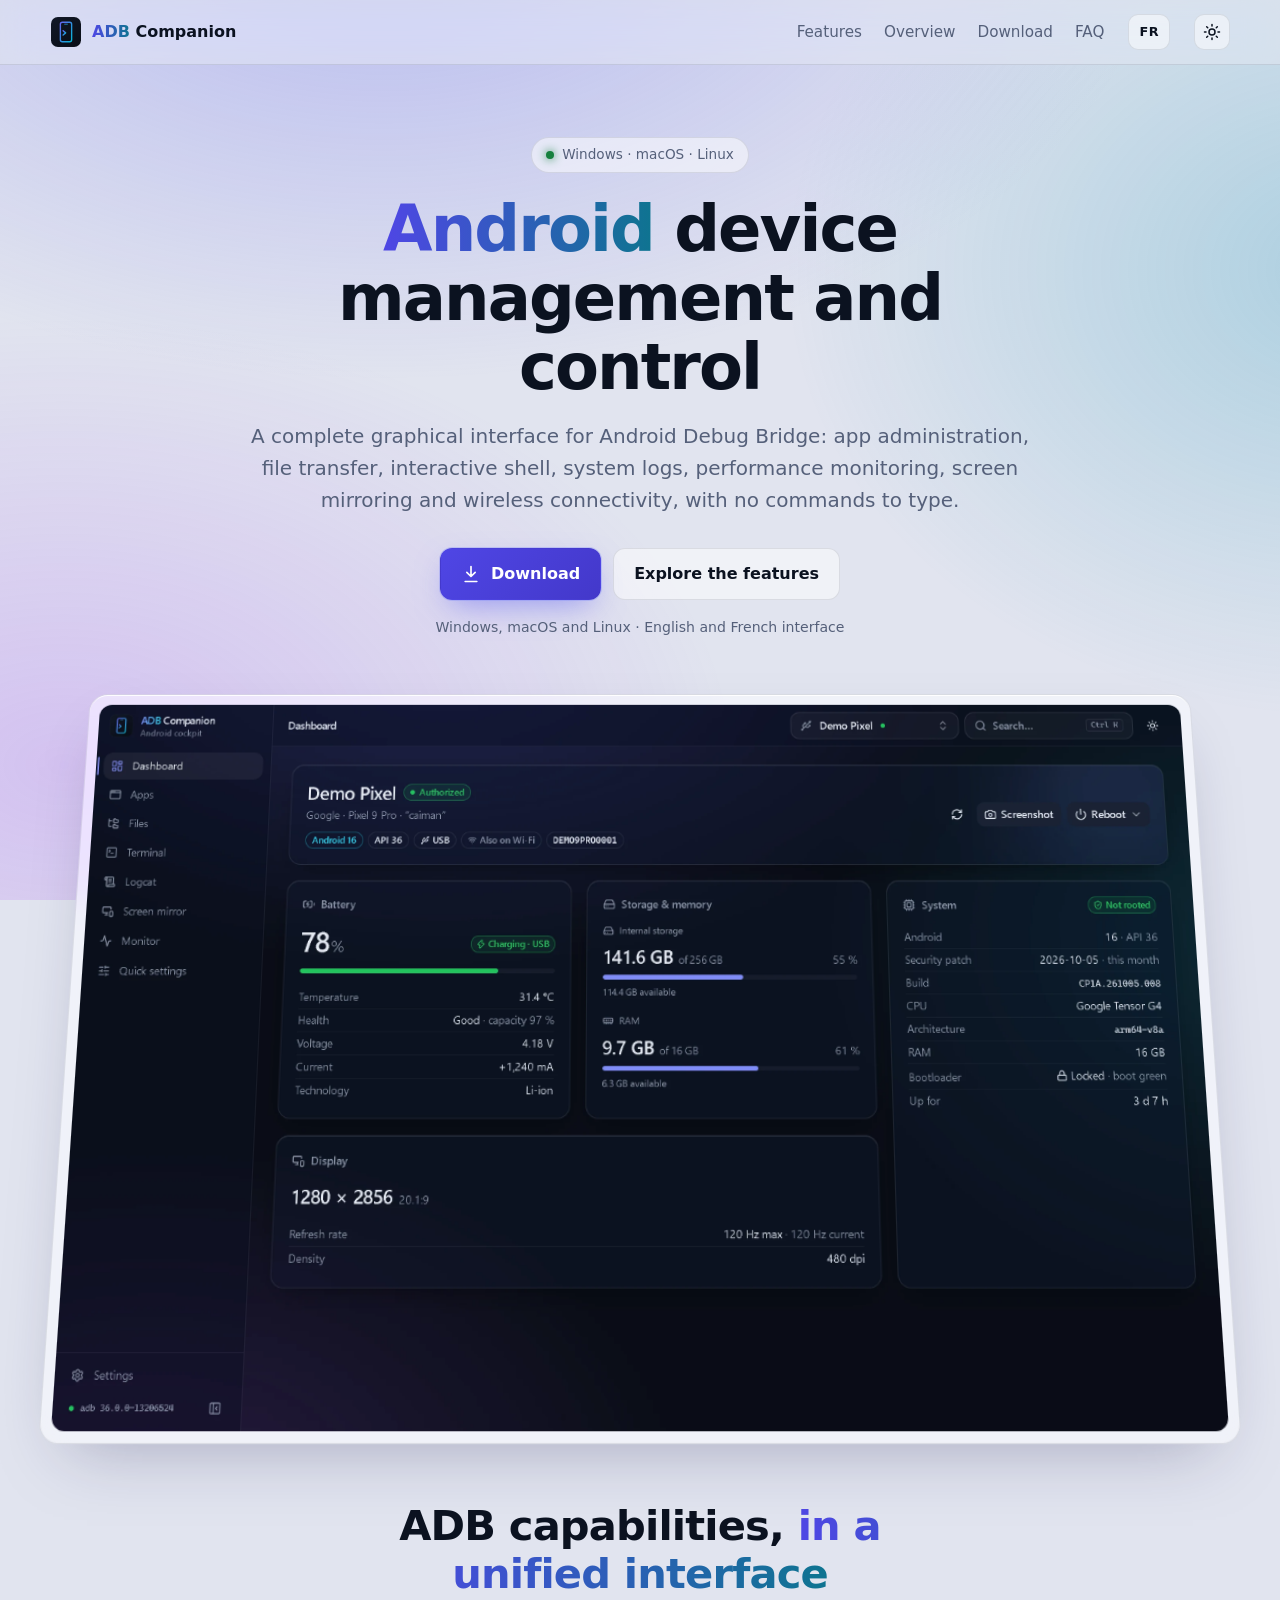
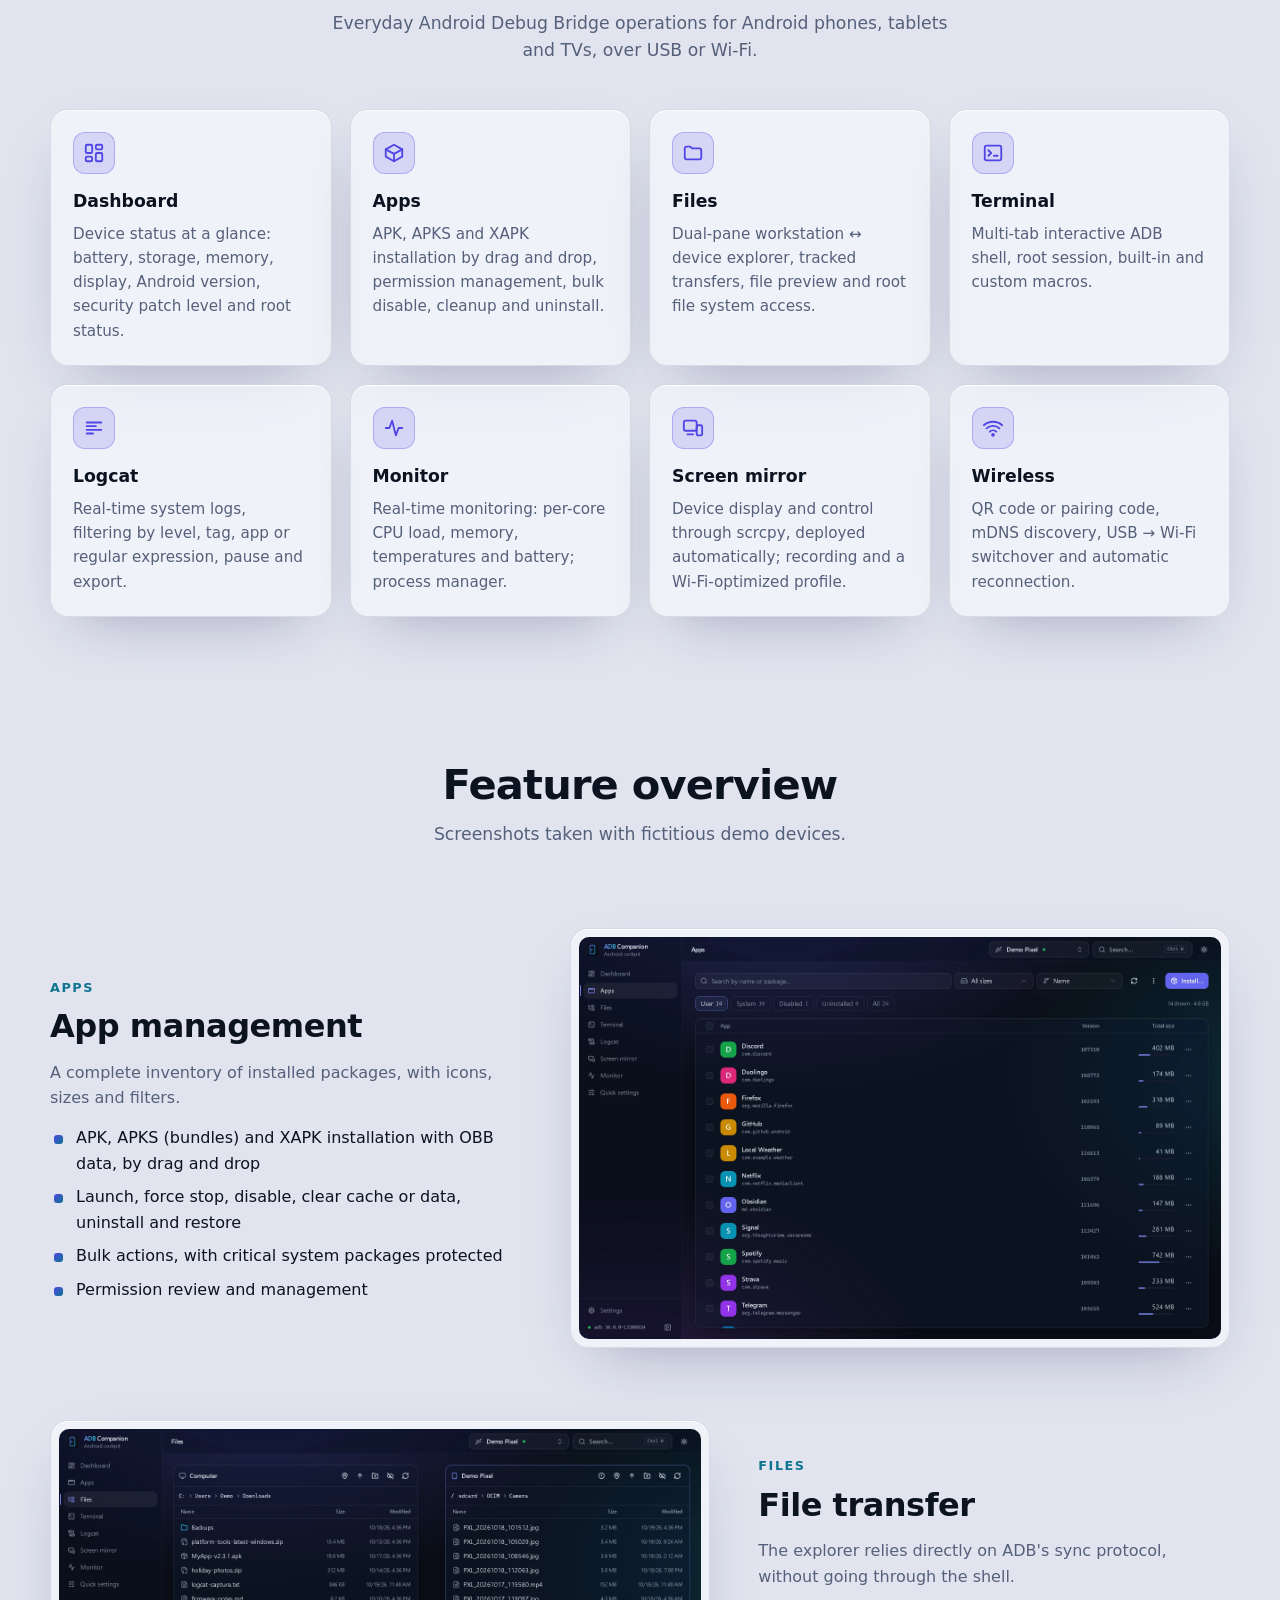
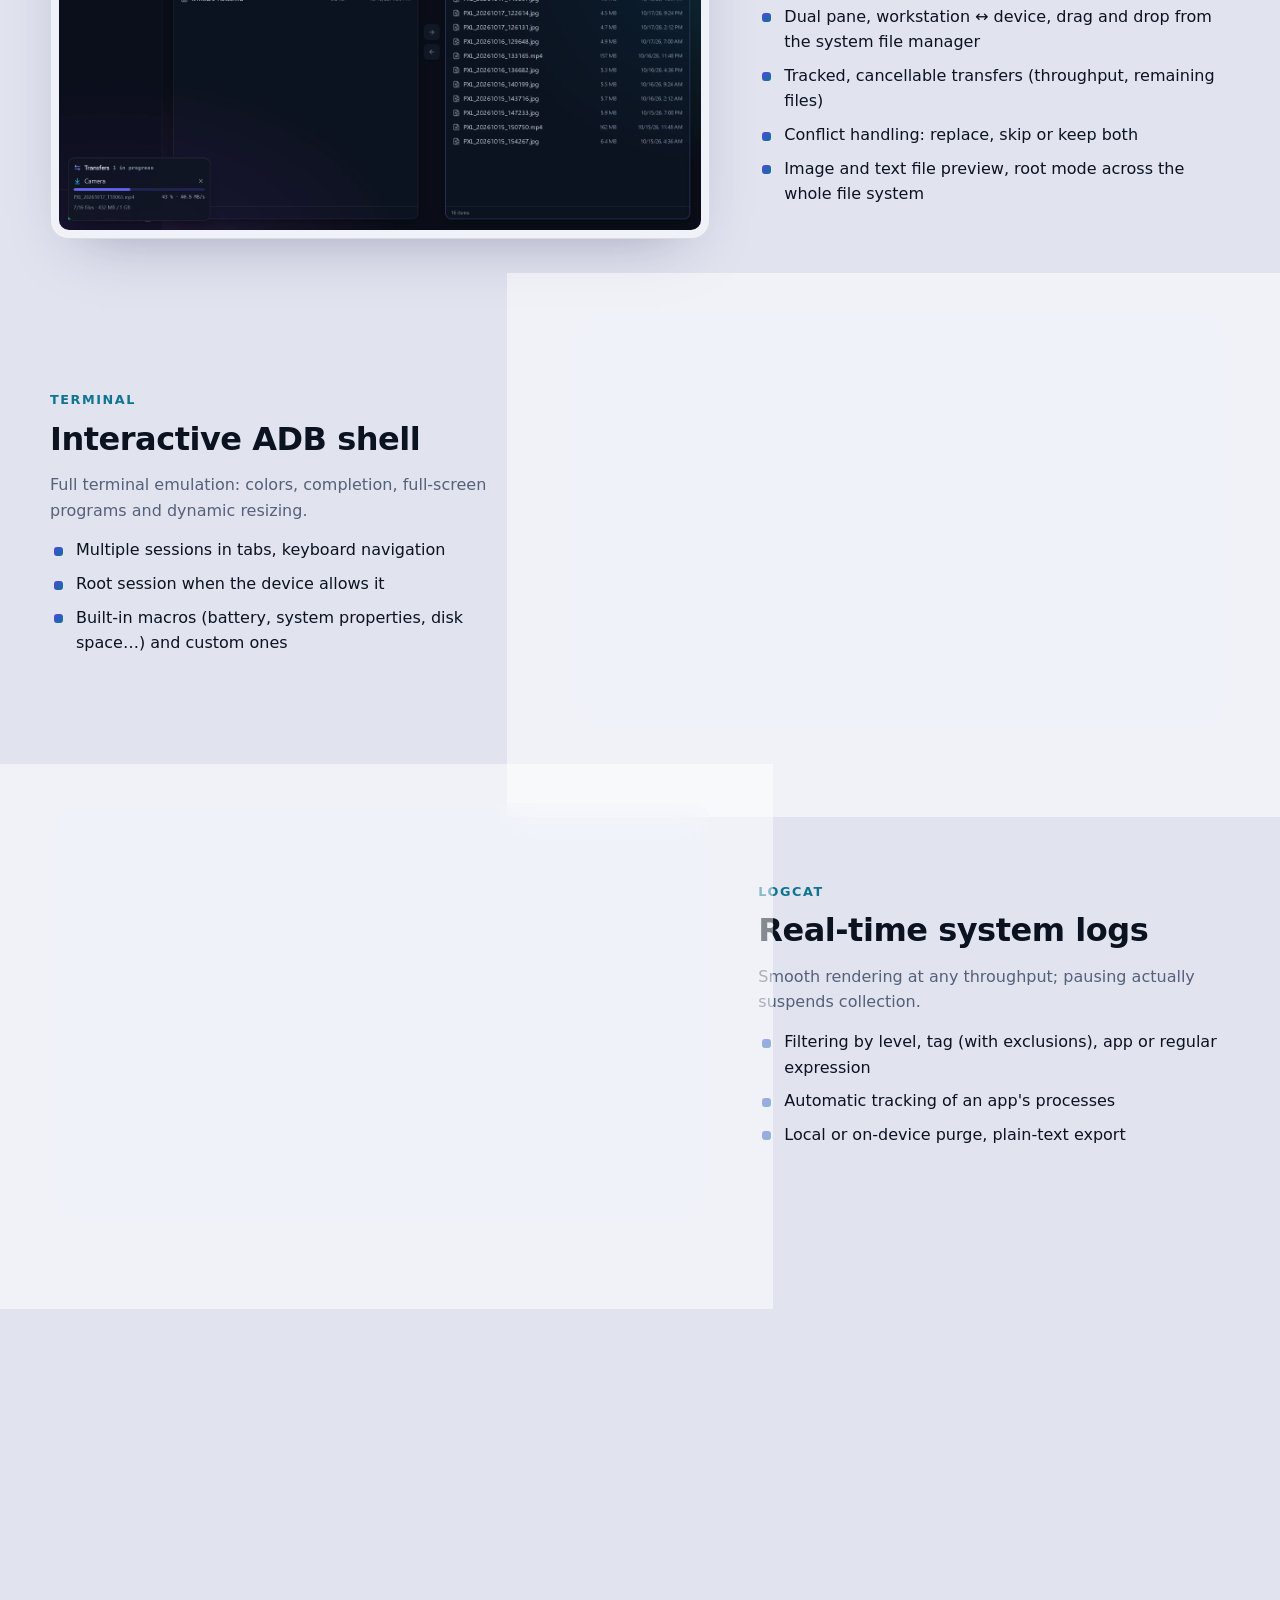
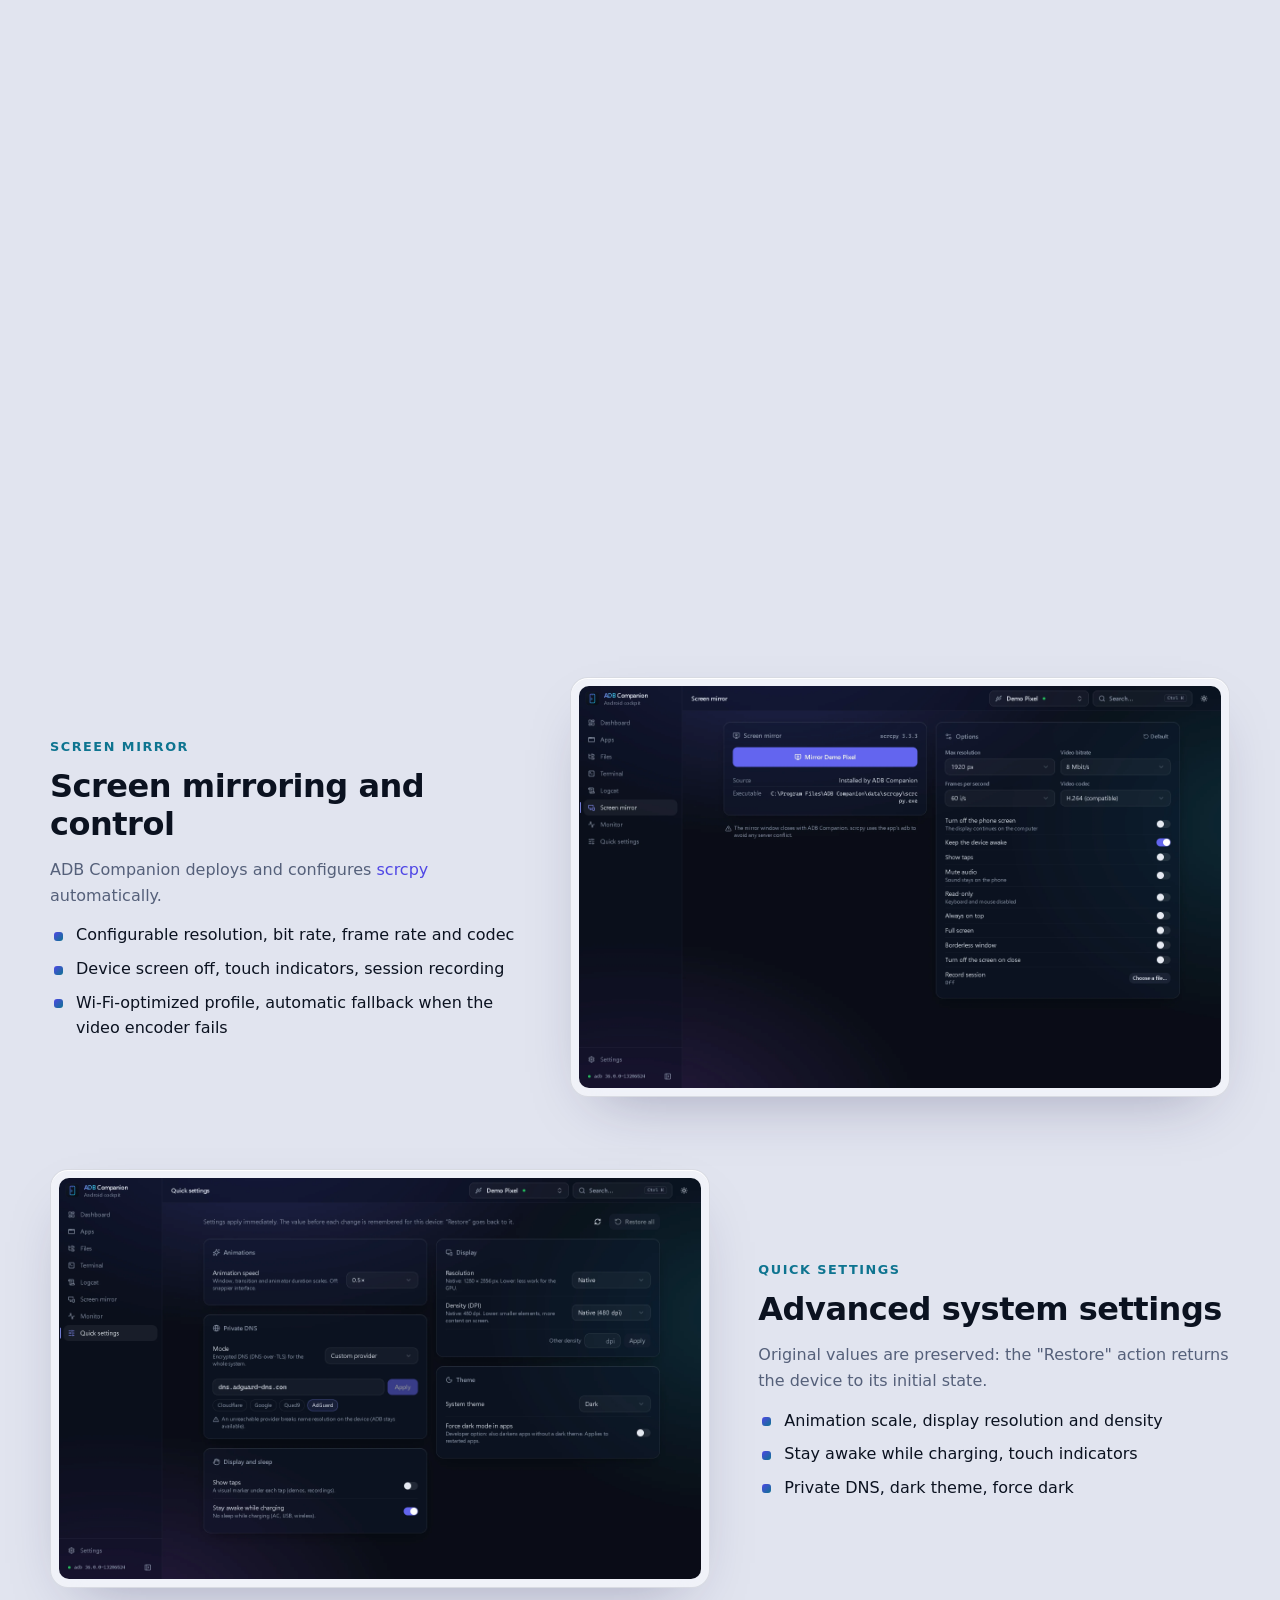
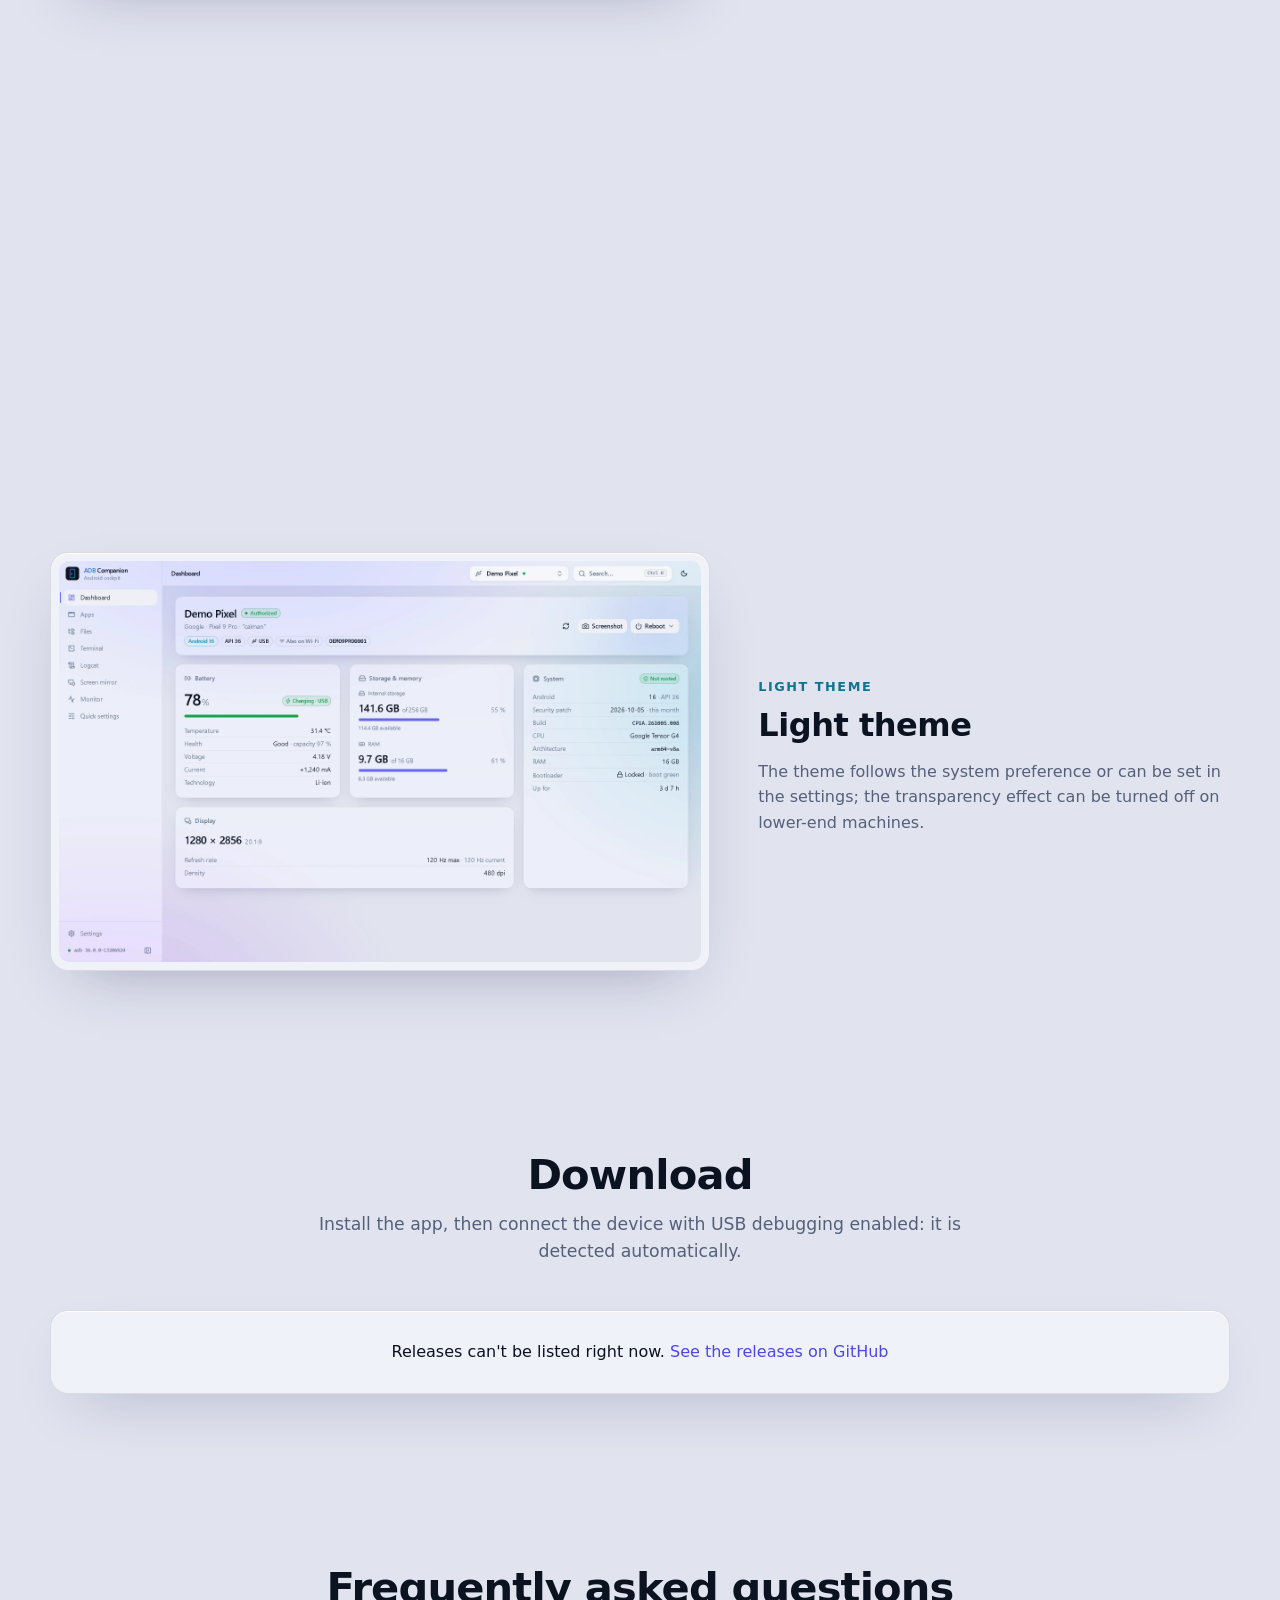
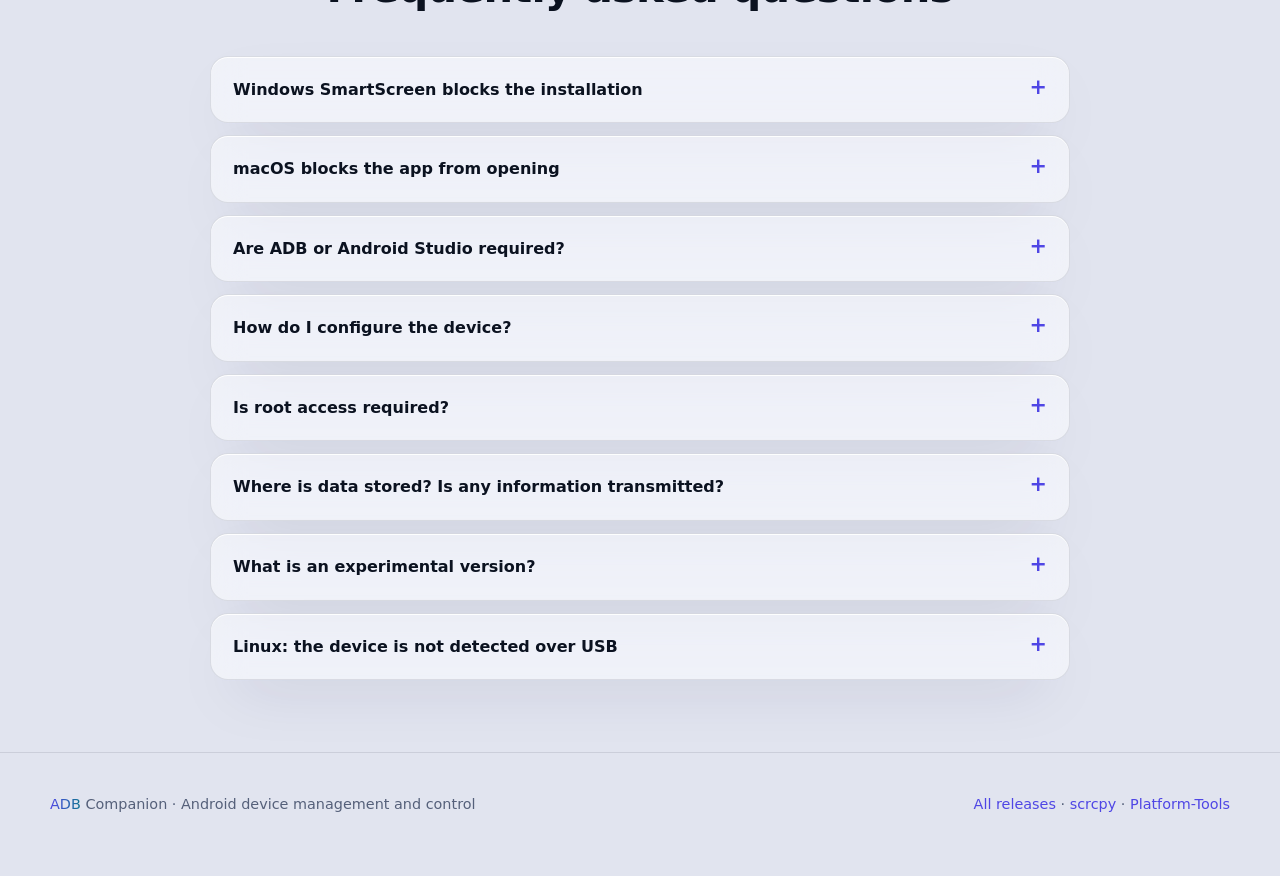
<file: docs/index.html>
<!doctype html>
<html lang="fr">
<head>
<meta charset="utf-8">
<meta name="viewport" content="width=device-width, initial-scale=1">
<title>ADB Companion — gestion et contrôle des appareils Android</title>
<meta name="description" content="ADB Companion : interface graphique pour Android Debug Bridge sous Windows, macOS et Linux. Gestion des applications, transfert de fichiers, shell, Logcat, supervision, recopie d'écran et ADB sans fil.">
<meta property="og:title" content="ADB Companion">
<meta property="og:description" content="Gestion et contrôle des appareils Android via ADB : applications, fichiers, shell, Logcat, supervision, recopie d'écran et ADB sans fil.">
<meta property="og:image" content="screens/dashboard.webp">
<meta name="theme-color" content="#090d16">
<link rel="icon" type="image/svg+xml" href="logo.svg">
<link rel="alternate" hreflang="fr" href="https://alexcmb.github.io/adbcompanion-releases/">
<link rel="alternate" hreflang="en" href="https://alexcmb.github.io/adbcompanion-releases/en/">
<link rel="alternate" hreflang="x-default" href="https://alexcmb.github.io/adbcompanion-releases/">
<script>
document.documentElement.classList.add("js");
// Version anglaise pour un navigateur qui n'est pas en français, sauf choix mémorisé (lien FR / EN).
(() => {
  let pref = null;
  try { pref = localStorage.getItem("lang"); } catch { /* stockage indisponible */ }
  const browser = (navigator.languages && navigator.languages[0]) || navigator.language || "fr";
  if (pref === "en" || (!pref && !/^fr(-|$)/i.test(browser))) location.replace("en/" + location.hash);
})();
</script>
<link rel="stylesheet" href="site.css">
</head>
<body>

<header class="nav">
  <div class="wrap">
    <a class="brand" href="#"><img src="logo.svg" alt="" width="32" height="32"><span><span class="gradient">ADB</span> Companion</span></a>
    <nav aria-label="Sections">
      <a href="#fonctionnalites">Fonctionnalités</a>
      <a href="#apercu">Aperçu</a>
      <a href="#telecharger">Téléchargement</a>
      <a href="#faq">FAQ</a>
    </nav>
    <a class="lang-switch" href="en/" data-lang="en" hreflang="en" lang="en" title="English version">EN</a>
    <button class="theme-toggle" type="button" id="theme" aria-label="Basculer entre les thèmes clair et sombre">
      <svg viewBox="0 0 24 24" width="18" height="18" fill="none" stroke="currentColor" stroke-width="2" stroke-linecap="round"><circle cx="12" cy="12" r="4"/><path d="M12 2v2M12 20v2M4.9 4.9l1.4 1.4M17.7 17.7l1.4 1.4M2 12h2M20 12h2M4.9 19.1l1.4-1.4M17.7 6.3l1.4-1.4"/></svg>
    </button>
  </div>
</header>

<main>
  <div class="hero wrap">
    <span class="pill"><span class="dot"></span><span id="hero-version">Windows · macOS · Linux</span></span>
    <h1>Gestion et contrôle des appareils <span class="gradient">Android</span></h1>
    <p class="lead">Une interface graphique complète pour Android Debug Bridge : administration des applications, transfert de fichiers, shell interactif, journaux système, supervision des performances, recopie d'écran et connexion sans fil, sans saisie de commandes.</p>
    <div class="cta">
      <a class="btn primary" id="hero-download" href="#telecharger">
        <svg viewBox="0 0 24 24" fill="none" stroke="currentColor" stroke-width="2" stroke-linecap="round" stroke-linejoin="round"><path d="M12 3v12M7 10l5 5 5-5M5 21h14"/></svg>
        <span id="hero-download-label">Télécharger</span>
      </a>
      <a class="btn" href="#apercu">Voir les fonctionnalités</a>
    </div>
    <p class="meta" id="hero-meta">Windows, macOS et Linux · interface en français et en anglais</p>
    <div class="shot-frame glass">
      <img src="screens/dashboard.webp" alt="Tableau de bord d'ADB Companion : batterie, stockage, mémoire, informations système et affichage de l'appareil connecté" width="1440" height="900" data-zoom>
    </div>
  </div>

  <section id="fonctionnalites">
    <div class="wrap">
      <div class="section-head">
        <h2>Les fonctions d'ADB, <span class="gradient">dans une interface unifiée</span></h2>
        <p>Les opérations courantes d'Android Debug Bridge, pour smartphones, tablettes et téléviseurs Android, en USB comme en Wi-Fi.</p>
      </div>
      <div class="grid">
        <article class="feature glass">
          <div class="icon"><svg viewBox="0 0 24 24" fill="none" stroke="currentColor" stroke-width="2" stroke-linecap="round" stroke-linejoin="round"><rect x="3" y="3" width="7" height="9" rx="1.5"/><rect x="14" y="3" width="7" height="5" rx="1.5"/><rect x="14" y="12" width="7" height="9" rx="1.5"/><rect x="3" y="16" width="7" height="5" rx="1.5"/></svg></div>
          <h3>Tableau de bord</h3>
          <p>État de l'appareil en un coup d'œil : batterie, stockage, mémoire, affichage, version d'Android, niveau de correctif de sécurité et statut root.</p>
        </article>
        <article class="feature glass">
          <div class="icon"><svg viewBox="0 0 24 24" fill="none" stroke="currentColor" stroke-width="2" stroke-linecap="round" stroke-linejoin="round"><path d="M21 8 12 3 3 8l9 5 9-5Z"/><path d="m3 8v8l9 5 9-5V8"/><path d="M12 13v8"/></svg></div>
          <h3>Applications</h3>
          <p>Installation d'APK, APKS et XAPK par glisser-déposer, gestion des permissions, désactivation, nettoyage et désinstallation par lots.</p>
        </article>
        <article class="feature glass">
          <div class="icon"><svg viewBox="0 0 24 24" fill="none" stroke="currentColor" stroke-width="2" stroke-linecap="round" stroke-linejoin="round"><path d="M3 7a2 2 0 0 1 2-2h4l2 2h8a2 2 0 0 1 2 2v8a2 2 0 0 1-2 2H5a2 2 0 0 1-2-2Z"/></svg></div>
          <h3>Fichiers</h3>
          <p>Explorateur à double volet poste ↔ appareil, transferts suivis, aperçu des fichiers et accès root au système de fichiers.</p>
        </article>
        <article class="feature glass">
          <div class="icon"><svg viewBox="0 0 24 24" fill="none" stroke="currentColor" stroke-width="2" stroke-linecap="round" stroke-linejoin="round"><rect x="3" y="4" width="18" height="16" rx="2"/><path d="m7 9 3 3-3 3M13 15h4"/></svg></div>
          <h3>Terminal</h3>
          <p>Shell ADB interactif multi-onglets, session root, macros intégrées et personnalisables.</p>
        </article>
        <article class="feature glass">
          <div class="icon"><svg viewBox="0 0 24 24" fill="none" stroke="currentColor" stroke-width="2" stroke-linecap="round" stroke-linejoin="round"><path d="M4 6h16M4 10h10M4 14h16M4 18h7"/></svg></div>
          <h3>Logcat</h3>
          <p>Journaux système en temps réel, filtrage par niveau, tag, application ou expression régulière, pause et export.</p>
        </article>
        <article class="feature glass">
          <div class="icon"><svg viewBox="0 0 24 24" fill="none" stroke="currentColor" stroke-width="2" stroke-linecap="round" stroke-linejoin="round"><path d="M3 12h4l3-8 4 16 3-8h4"/></svg></div>
          <h3>Moniteur</h3>
          <p>Supervision en temps réel : charge CPU par cœur, mémoire, températures et batterie ; gestionnaire de processus.</p>
        </article>
        <article class="feature glass">
          <div class="icon"><svg viewBox="0 0 24 24" fill="none" stroke="currentColor" stroke-width="2" stroke-linecap="round" stroke-linejoin="round"><rect x="2" y="4" width="14" height="11" rx="2"/><rect x="16" y="9" width="6" height="11" rx="1.5"/><path d="M6 19h6"/></svg></div>
          <h3>Miroir d'écran</h3>
          <p>Affichage et contrôle de l'appareil via scrcpy, déployé automatiquement ; enregistrement et profil adapté au Wi-Fi.</p>
        </article>
        <article class="feature glass">
          <div class="icon"><svg viewBox="0 0 24 24" fill="none" stroke="currentColor" stroke-width="2" stroke-linecap="round" stroke-linejoin="round"><path d="M5 12.5a10 10 0 0 1 14 0M8.5 16a5 5 0 0 1 7 0M2 9a15 15 0 0 1 20 0"/><circle cx="12" cy="19.5" r="1"/></svg></div>
          <h3>Sans fil</h3>
          <p>Appairage par QR code ou par code, découverte mDNS, bascule USB → Wi-Fi et reconnexion automatique.</p>
        </article>
      </div>
    </div>
  </section>

  <section id="apercu">
    <div class="wrap">
      <div class="section-head">
        <h2>Aperçu des fonctionnalités</h2>
        <p>Captures réalisées avec des appareils de démonstration fictifs.</p>
      </div>

      <div class="detail">
        <div class="text">
          <span class="eyebrow">Applications</span>
          <h3>Gestion des applications</h3>
          <p>Inventaire complet des paquets installés, avec icônes, tailles et filtres.</p>
          <ul>
            <li>Installation d'APK, d'APKS (bundles) et de XAPK avec données OBB, par glisser-déposer</li>
            <li>Lancement, arrêt forcé, désactivation, nettoyage du cache ou des données, désinstallation et restauration</li>
            <li>Actions par lots, avec protection des paquets système critiques</li>
            <li>Consultation et modification des permissions</li>
          </ul>
        </div>
        <figure class="glass"><img src="screens/apps.webp" alt="Gestionnaire d'applications : liste avec icônes, versions et tailles" width="1440" height="900" loading="lazy" data-zoom></figure>
      </div>

      <div class="detail reverse">
        <div class="text">
          <span class="eyebrow">Fichiers</span>
          <h3>Transfert de fichiers</h3>
          <p>L'explorateur s'appuie directement sur le protocole de synchronisation d'ADB, sans passer par le shell.</p>
          <ul>
            <li>Double volet poste ↔ appareil, glisser-déposer depuis l'explorateur du système</li>
            <li>Transferts suivis (débit, fichiers restants) et annulables</li>
            <li>Gestion des conflits : remplacer, ignorer ou conserver les deux</li>
            <li>Aperçu des images et fichiers texte, mode root sur l'ensemble du système de fichiers</li>
          </ul>
        </div>
        <figure class="glass"><img src="screens/files.webp" alt="Explorateur de fichiers à deux volets avec un transfert en cours" width="1440" height="900" loading="lazy" data-zoom></figure>
      </div>

      <div class="detail">
        <div class="text">
          <span class="eyebrow">Terminal</span>
          <h3>Shell ADB interactif</h3>
          <p>Émulation de terminal complète : couleurs, complétion, programmes plein écran et redimensionnement dynamique.</p>
          <ul>
            <li>Sessions multiples en onglets, navigation au clavier</li>
            <li>Session root lorsque l'appareil l'autorise</li>
            <li>Macros intégrées (batterie, propriétés système, espace disque…) et personnalisables</li>
          </ul>
        </div>
        <figure class="glass"><img src="screens/terminal.webp" alt="Terminal ADB avec plusieurs commandes et le panneau de macros" width="1440" height="900" loading="lazy" data-zoom></figure>
      </div>

      <div class="detail reverse">
        <div class="text">
          <span class="eyebrow">Logcat</span>
          <h3>Journaux système en temps réel</h3>
          <p>Affichage fluide quel que soit le débit ; la pause suspend réellement la collecte.</p>
          <ul>
            <li>Filtrage par niveau, tag (avec exclusions), application ou expression régulière</li>
            <li>Suivi automatique des processus d'une application</li>
            <li>Purge locale ou sur l'appareil, export au format texte</li>
          </ul>
        </div>
        <figure class="glass"><img src="screens/logcat.webp" alt="Logcat en direct avec niveaux colorés et filtres" width="1440" height="900" loading="lazy" data-zoom></figure>
      </div>

      <div class="detail">
        <div class="text">
          <span class="eyebrow">Moniteur</span>
          <h3>Supervision des performances</h3>
          <p>Historique de 1 à 30 minutes, échantillonnage de 1 à 5 secondes.</p>
          <ul>
            <li>Charge et fréquence de chaque cœur du processeur</li>
            <li>Mémoire, températures des capteurs, batterie (courant, tension)</li>
            <li>Gestionnaire de processus : tri, recherche, arrêt, libération de la mémoire</li>
          </ul>
        </div>
        <figure class="glass"><img src="screens/monitor.webp" alt="Moniteur de performances : processeur, cœurs, mémoire et températures" width="1440" height="900" loading="lazy" data-zoom></figure>
      </div>

      <div class="detail reverse">
        <div class="text">
          <span class="eyebrow">Sans fil</span>
          <h3>ADB sans fil</h3>
          <p>Connexion Wi-Fi sans saisie d'adresse IP ni de port.</p>
          <ul>
            <li>Appairage par QR code (Android 11 et versions ultérieures)</li>
            <li>Appairage par code à six chiffres ou connexion directe à une adresse</li>
            <li>Bascule USB → Wi-Fi en un clic, reconnexion automatique</li>
            <li>Regroupement des connexions USB et Wi-Fi d'un même appareil</li>
          </ul>
        </div>
        <figure class="glass"><img src="screens/wireless-qr.webp" alt="Dialogue de connexion sans fil affichant un QR code d'appairage" width="1440" height="900" loading="lazy" data-zoom></figure>
      </div>

      <div class="detail">
        <div class="text">
          <span class="eyebrow">Miroir d'écran</span>
          <h3>Recopie et contrôle de l'écran</h3>
          <p>ADB Companion déploie et configure <a href="https://github.com/Genymobile/scrcpy" rel="noopener">scrcpy</a> automatiquement.</p>
          <ul>
            <li>Résolution, débit, fréquence d'images et codec configurables</li>
            <li>Extinction de l'écran de l'appareil, affichage des touches, enregistrement de la session</li>
            <li>Profil optimisé pour le Wi-Fi, repli automatique en cas d'échec de l'encodeur vidéo</li>
          </ul>
        </div>
        <figure class="glass"><img src="screens/mirror.webp" alt="Réglages du miroir d'écran scrcpy" width="1440" height="900" loading="lazy" data-zoom></figure>
      </div>

      <div class="detail reverse">
        <div class="text">
          <span class="eyebrow">Réglages rapides</span>
          <h3>Paramètres système avancés</h3>
          <p>Les valeurs d'origine sont conservées : la fonction « Rétablir » restaure l'état initial de l'appareil.</p>
          <ul>
            <li>Échelle des animations, résolution et densité d'affichage</li>
            <li>Maintien de l'écran allumé en charge, affichage des touches</li>
            <li>DNS privé, thème sombre, assombrissement forcé</li>
          </ul>
        </div>
        <figure class="glass"><img src="screens/tweaks.webp" alt="Réglages rapides : animations, écran, DNS privé et thème" width="1440" height="900" loading="lazy" data-zoom></figure>
      </div>

      <div class="detail">
        <div class="text">
          <span class="eyebrow">Productivité</span>
          <h3>Conçu pour un usage quotidien</h3>
          <ul>
            <li>Palette de commandes <kbd>Ctrl</kbd> + <kbd>K</kbd> : accès clavier à toutes les vues et actions</li>
            <li>Redémarrage en mode système, recovery, bootloader, fastbootd ou EDL ; captures d'écran</li>
            <li>Icône dans la zone de notification, notifications de connexion des appareils</li>
            <li>Déploiement automatique d'ADB (Platform-Tools), mises à jour signées</li>
            <li>Thèmes clair et sombre, interface en français et en anglais</li>
          </ul>
        </div>
        <figure class="glass"><img src="screens/palette.webp" alt="Palette de commandes ouverte au-dessus de l'interface" width="1440" height="900" loading="lazy" data-zoom></figure>
      </div>

      <div class="detail reverse">
        <div class="text">
          <span class="eyebrow">Thème clair</span>
          <h3>Thème clair</h3>
          <p>Le thème suit les préférences du système ou se définit dans les réglages ; l'effet de transparence peut être désactivé sur les postes moins puissants.</p>
        </div>
        <figure class="glass"><img src="screens/dashboard-light.webp" alt="Tableau de bord en thème clair" width="1440" height="900" loading="lazy" data-zoom></figure>
      </div>
    </div>
  </section>

  <section id="telecharger">
    <div class="wrap">
      <div class="section-head">
        <h2>Téléchargement</h2>
        <p>Installez l'application, puis connectez l'appareil avec le débogage USB activé : il est détecté automatiquement.</p>
      </div>
      <div class="downloads" id="downloads">
        <div class="glass fallback">Chargement des versions…</div>
      </div>
      <p class="release-info" id="release-info"></p>
    </div>
  </section>

  <section id="faq">
    <div class="wrap">
      <div class="section-head"><h2>Questions fréquentes</h2></div>
      <div class="faq">
        <details class="glass">
          <summary>Windows SmartScreen bloque l'installation</summary>
          <p>L'installeur n'est pas encore signé par un certificat de signature de code : SmartScreen le signale donc comme inconnu. Sélectionnez « Informations complémentaires », puis « Exécuter quand même ». Les mises à jour sont en revanche signées, et leur signature est vérifiée avant installation.</p>
        </details>
        <details class="glass">
          <summary>macOS bloque l'ouverture de l'application</summary>
          <p>L'application n'est pas encore notarisée par Apple. Dans le dossier Applications, faites un clic droit sur ADB Companion, choisissez « Ouvrir » et confirmez. Utilisez le fichier <code>aarch64</code> pour les Mac Apple Silicon (M1 et ultérieurs), <code>x64</code> pour les Mac Intel.</p>
        </details>
        <details class="glass">
          <summary>ADB ou Android Studio sont-ils requis ?</summary>
          <p>Non. ADB Companion détecte une installation d'ADB existante (Android SDK, <code>PATH</code>…) ou propose de télécharger les Platform-Tools officiels de Google. scrcpy, utilisé pour la recopie d'écran, est déployé de la même manière.</p>
        </details>
        <details class="glass">
          <summary>Comment configurer l'appareil ?</summary>
          <p>Dans les paramètres Android, ouvrez « À propos du téléphone » et appuyez sept fois sur « Numéro de build » pour activer les Options pour les développeurs. Activez ensuite le « Débogage USB » (et le « Débogage sans fil » pour une connexion Wi-Fi), connectez l'appareil et autorisez l'empreinte de la clé RSA de l'ordinateur.</p>
        </details>
        <details class="glass">
          <summary>Un accès root est-il nécessaire ?</summary>
          <p>Non. L'accès root n'est exploité que pour certaines fonctions avancées (accès à l'ensemble du système de fichiers, session root du terminal, nettoyage du cache d'une application), lorsque le gestionnaire root l'accorde au shell.</p>
        </details>
        <details class="glass">
          <summary>Où les données sont-elles stockées ? Des informations sont-elles transmises ?</summary>
          <p>Sous Windows, l'installation est portable : paramètres, journaux et outils téléchargés sont stockés dans le dossier <code>data</code> de l'application (l'installeur propose de le supprimer lors de la désinstallation). Aucune donnée n'est transmise : l'application ne se connecte à Internet que pour vérifier les mises à jour et, à votre demande, télécharger ADB ou scrcpy.</p>
        </details>
        <details class="glass">
          <summary>Qu'est-ce qu'une version expérimentale ?</summary>
          <p>Une pré-version publiée à des fins de test : fonctionnalités en avant-première, stabilité non garantie. L'option « Versions expérimentales » (Réglages → Mises à jour) permet de les recevoir automatiquement.</p>
        </details>
        <details class="glass">
          <summary>Linux : l'appareil n'est pas détecté en USB</summary>
          <p>L'utilisateur doit disposer des droits d'accès aux périphériques USB Android : installez les règles udev de votre distribution (<code>android-udev-rules</code> ou <code>android-sdk-platform-tools-common</code> selon les cas), ajoutez l'utilisateur au groupe correspondant (<code>plugdev</code> ou <code>adbusers</code>), puis reconnectez l'appareil.</p>
        </details>
      </div>
    </div>
  </section>
</main>

<footer>
  <div class="wrap">
    <span><span class="gradient">ADB</span> Companion · gestion et contrôle des appareils Android</span>
    <span><a href="https://github.com/alexcmb/adbcompanion-releases/releases" rel="noopener">Toutes les versions</a> · <a href="https://github.com/Genymobile/scrcpy" rel="noopener">scrcpy</a> · <a href="https://developer.android.com/tools/releases/platform-tools" rel="noopener">Platform-Tools</a></span>
  </div>
</footer>

<!-- Icônes des plateformes (téléchargements) -->
<template id="icon-windows"><svg viewBox="0 0 24 24" fill="currentColor"><path d="M3 5.5 10.5 4.4v7.1H3zM11.5 4.3 21 3v8.5h-9.5zM3 12.5h7.5v7.1L3 18.5zM11.5 12.5H21V21l-9.5-1.3z"/></svg></template>
<template id="icon-macos"><svg viewBox="0 0 24 24" fill="currentColor"><path d="M16.4 12.6c0-2.4 2-3.6 2.1-3.7-1.2-1.7-3-1.9-3.6-2-1.5-.2-3 .9-3.8.9-.8 0-2-.9-3.3-.9-1.7 0-3.3 1-4.2 2.5-1.8 3.1-.5 7.7 1.3 10.2.9 1.2 1.9 2.6 3.2 2.6 1.3-.1 1.8-.8 3.3-.8s2 .8 3.3.8c1.4 0 2.3-1.3 3.1-2.5 1-1.4 1.4-2.8 1.4-2.9 0 0-2.8-1.1-2.8-4.2zM13.9 5.2c.7-.8 1.2-2 1-3.2-1 0-2.2.7-2.9 1.5-.6.7-1.2 1.9-1 3.1 1.1.1 2.2-.6 2.9-1.4z"/></svg></template>
<template id="icon-linux"><svg viewBox="0 0 24 24" fill="none" stroke="currentColor" stroke-width="1.8" stroke-linecap="round" stroke-linejoin="round"><path d="M12 2c-2.2 0-3.5 1.9-3.5 4.4 0 1.4.3 2.3-.6 3.6C6.6 11.8 5 14 5 16.3c0 .9.3 1.6.8 2.1"/><path d="M12 2c2.2 0 3.5 1.9 3.5 4.4 0 1.4-.3 2.3.6 3.6 1.3 1.8 2.9 4 2.9 6.3 0 .9-.3 1.6-.8 2.1"/><path d="M8 19.5c-1.2.6-2.9.2-3.4 1.2-.3.6 1.4 1.3 3.4 1.3 1.6 0 2.4-.8 4-.8s2.4.8 4 .8c2 0 3.7-.7 3.4-1.3-.5-1-2.2-.6-3.4-1.2"/><circle cx="10.3" cy="6.5" r=".6" fill="currentColor"/><circle cx="13.7" cy="6.5" r=".6" fill="currentColor"/><path d="M10.5 9c.9.6 2.1.6 3 0"/></svg></template>
<template id="icon-file"><svg viewBox="0 0 24 24" fill="none" stroke="currentColor" stroke-width="2" stroke-linecap="round" stroke-linejoin="round"><path d="M12 3v12M7 10l5 5 5-5M5 21h14"/></svg></template>

<dialog class="viewer" id="viewer" aria-label="Capture d'écran agrandie">
  <form method="dialog"><button type="submit" style="all:unset;display:block;cursor:zoom-out"><img id="viewer-img" alt=""><p id="viewer-caption"></p></button></form>
</dialog>

<script src="site.js"></script>
</body>
</html>
</file>
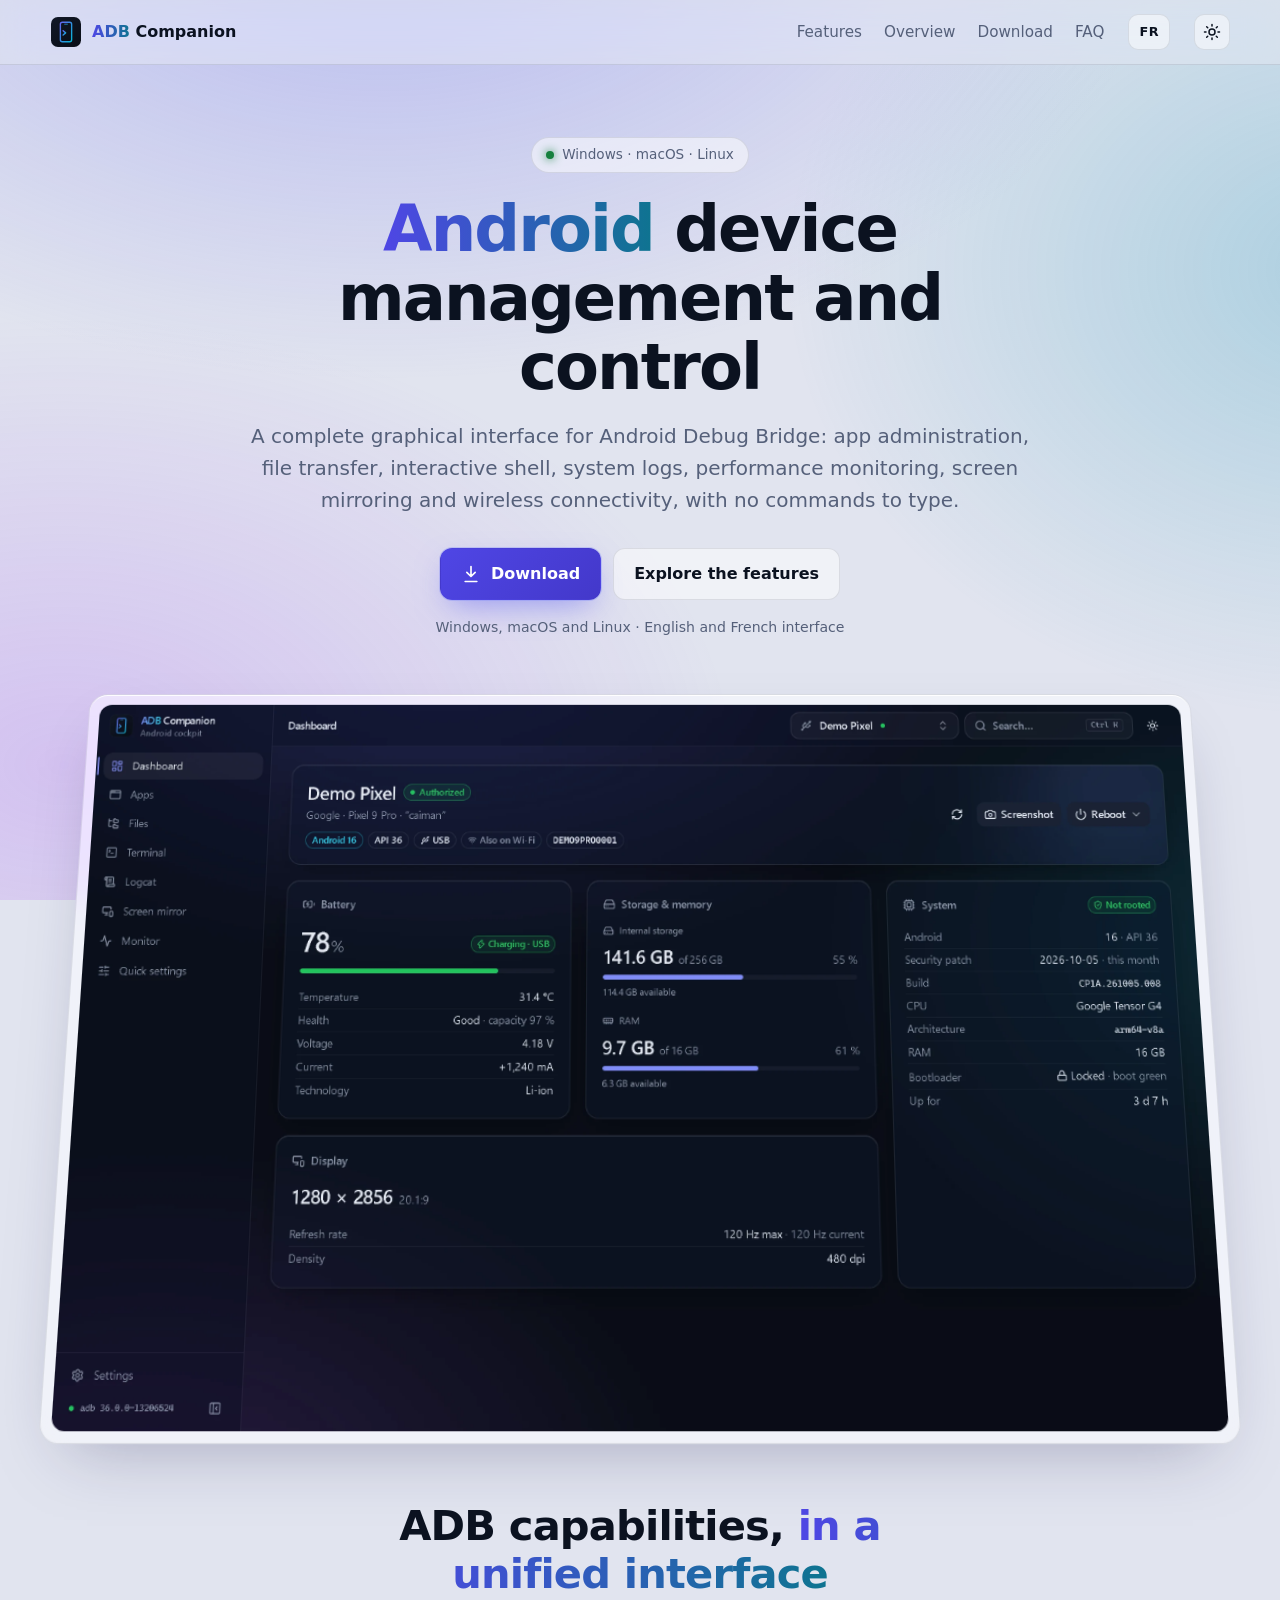
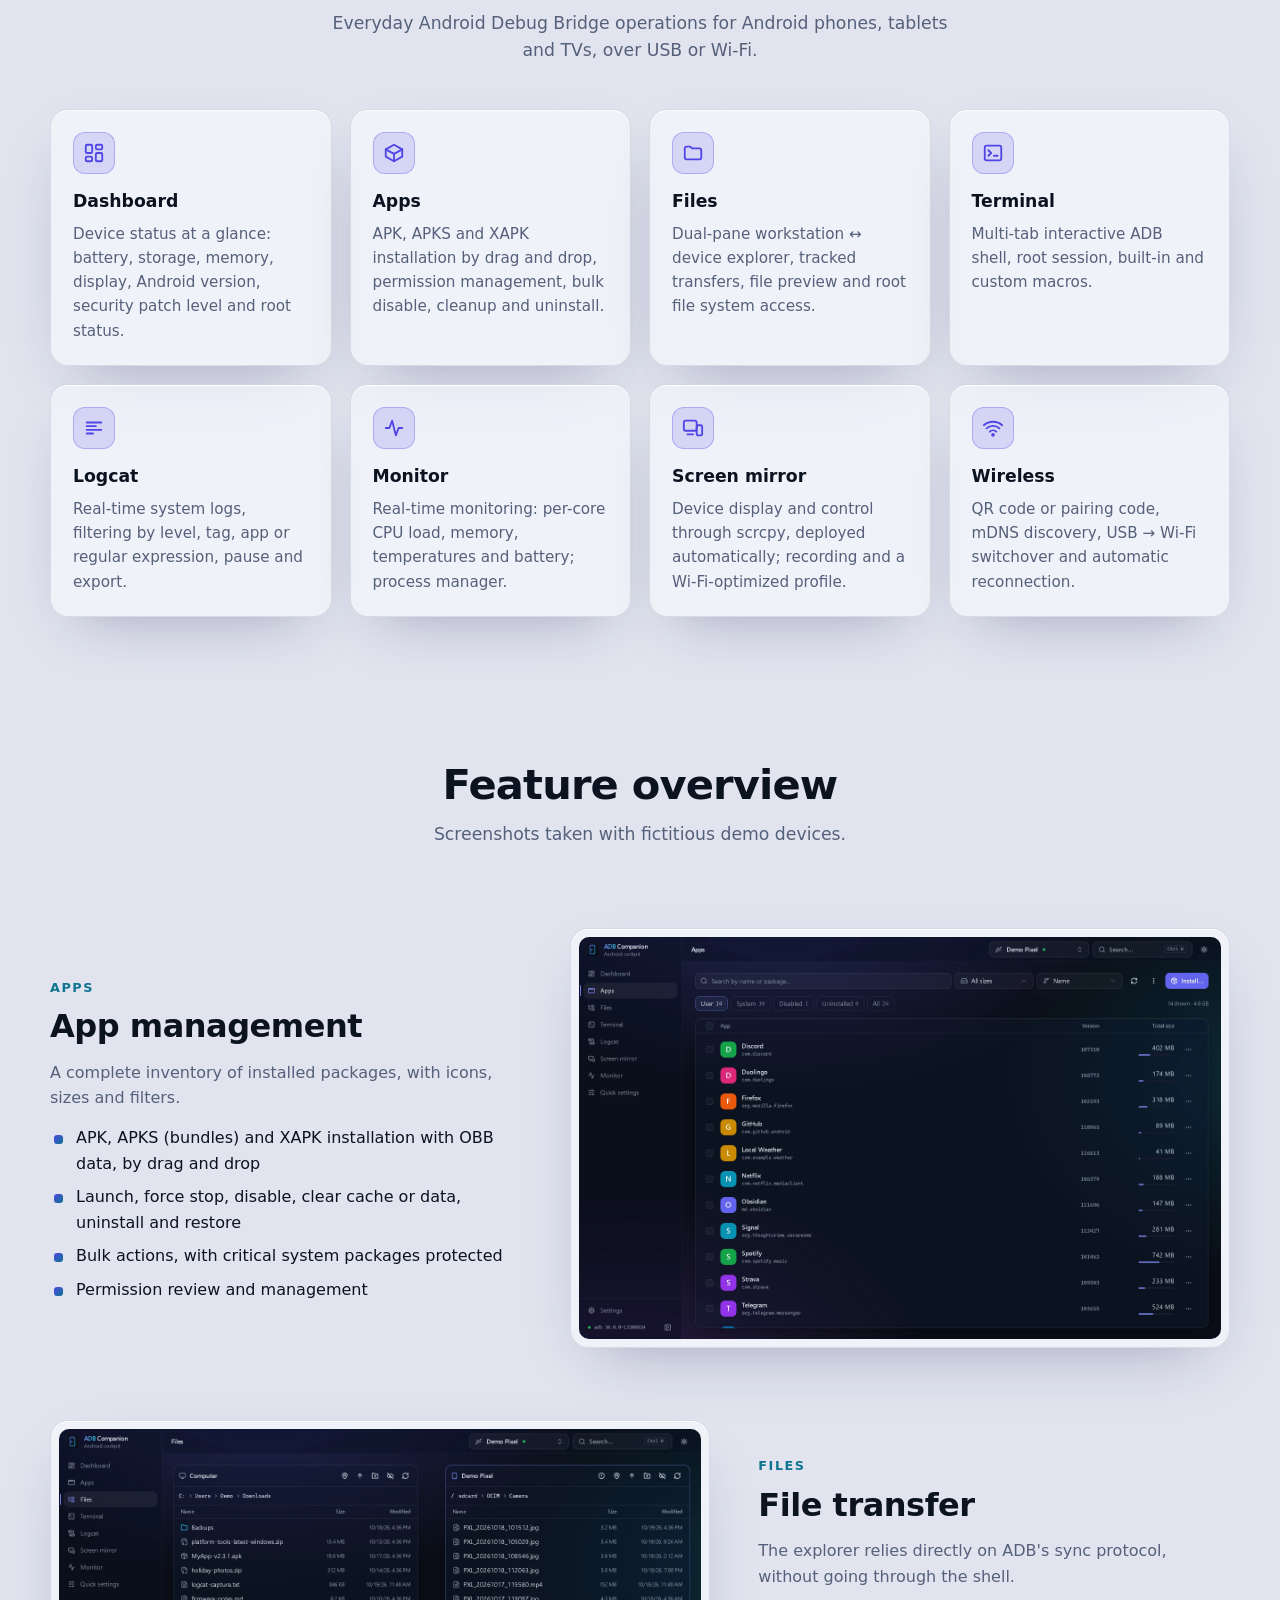
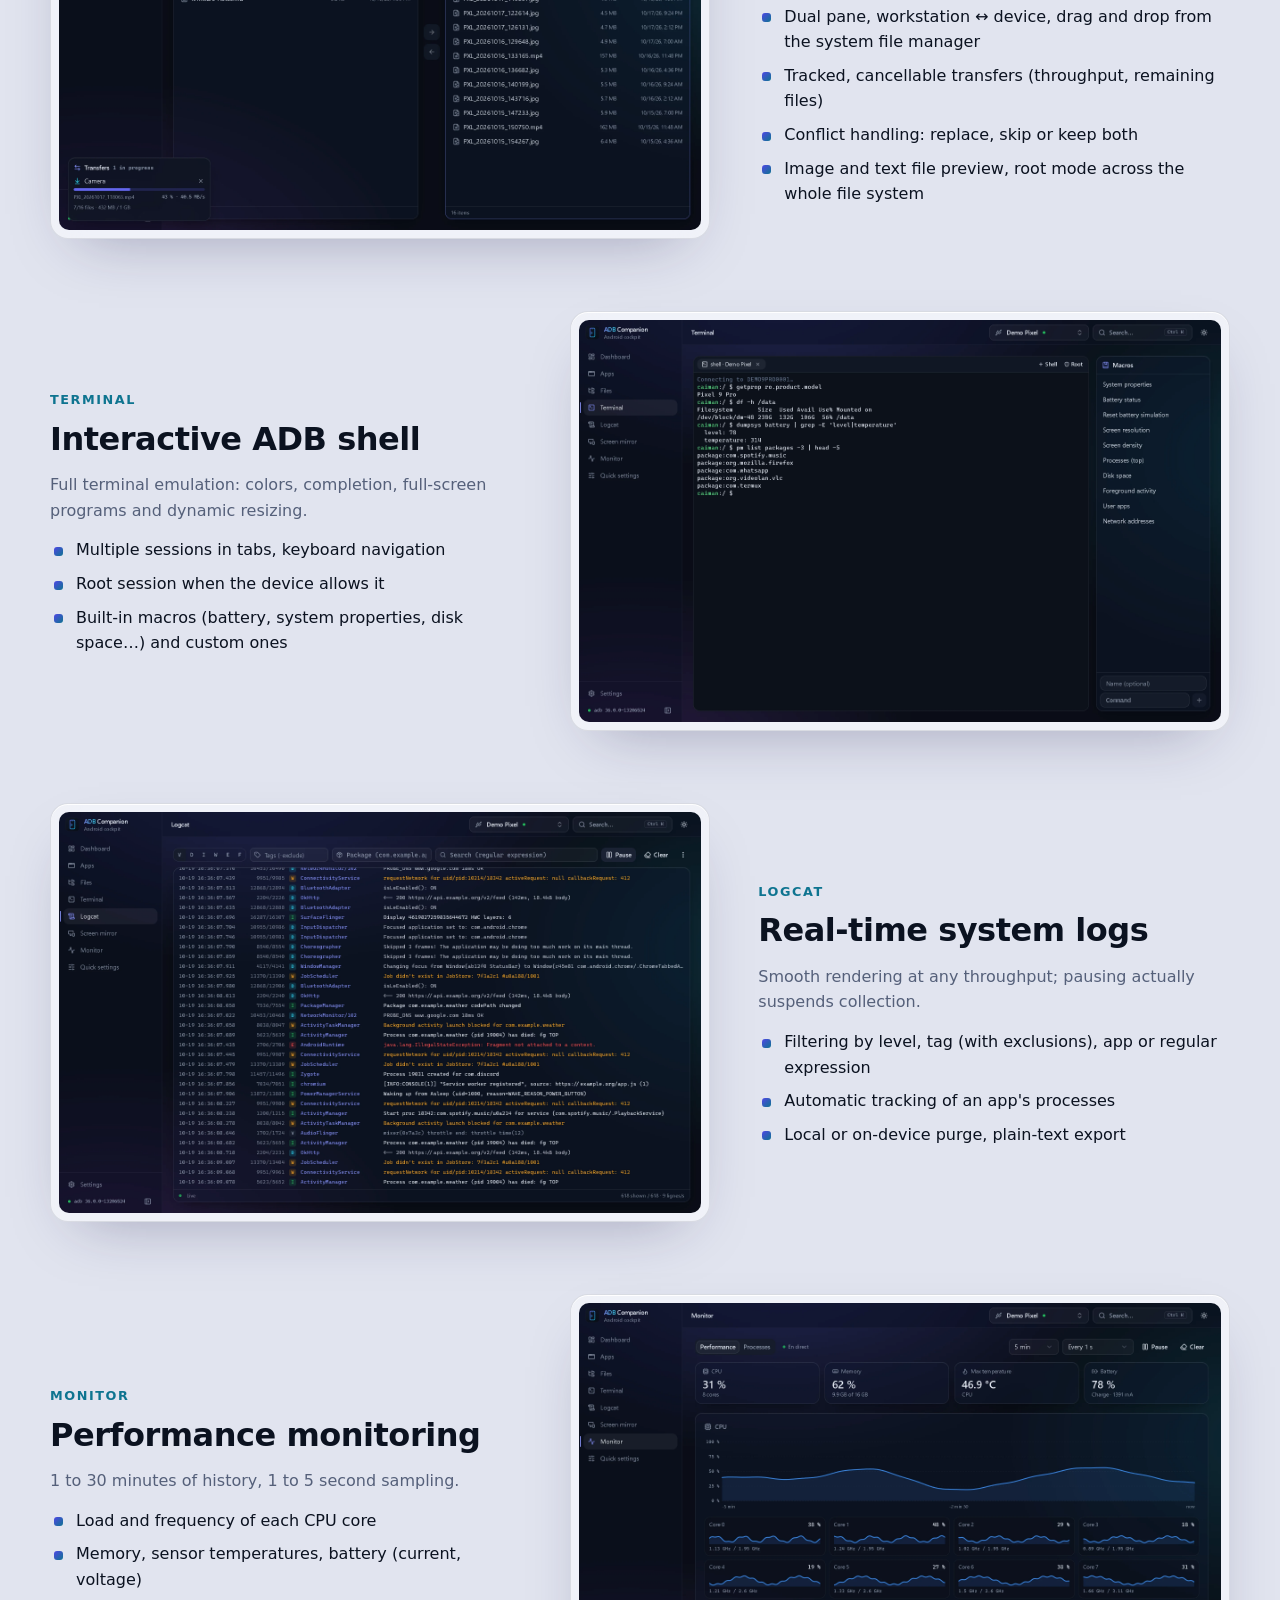
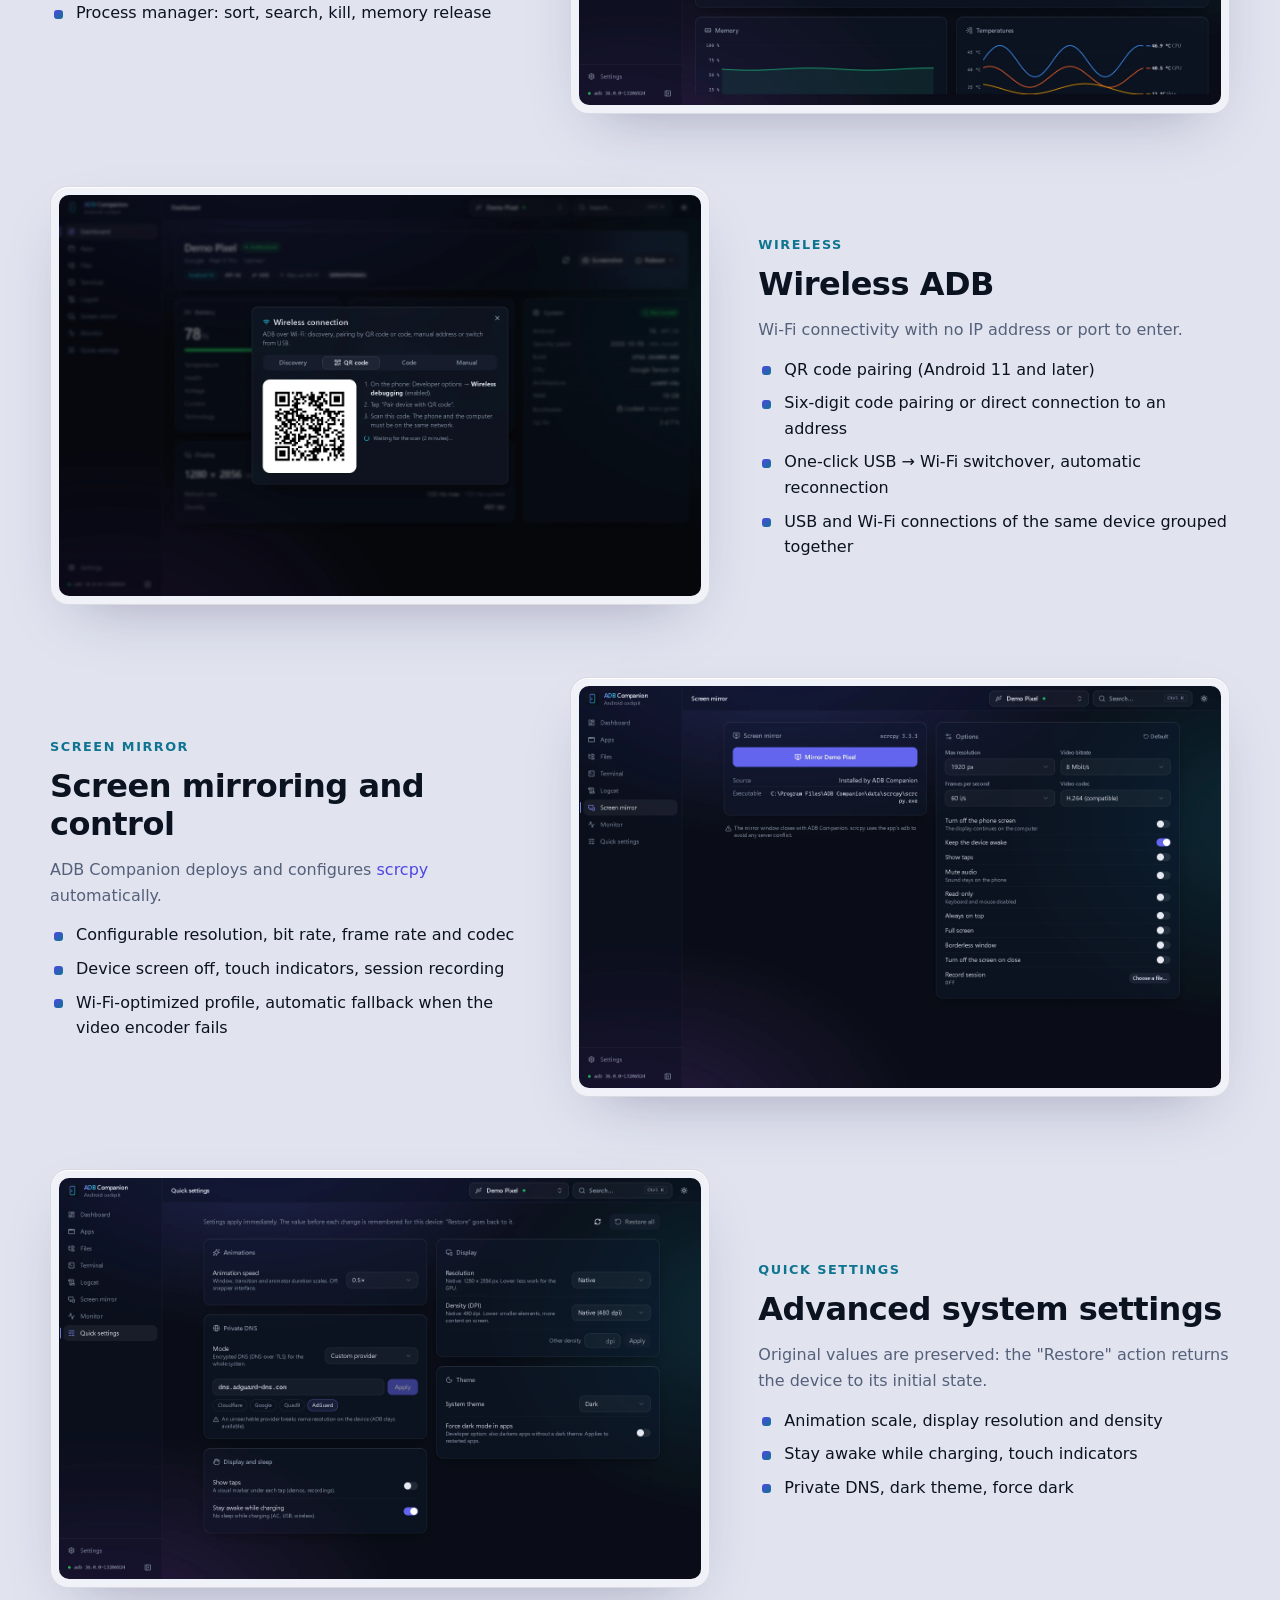
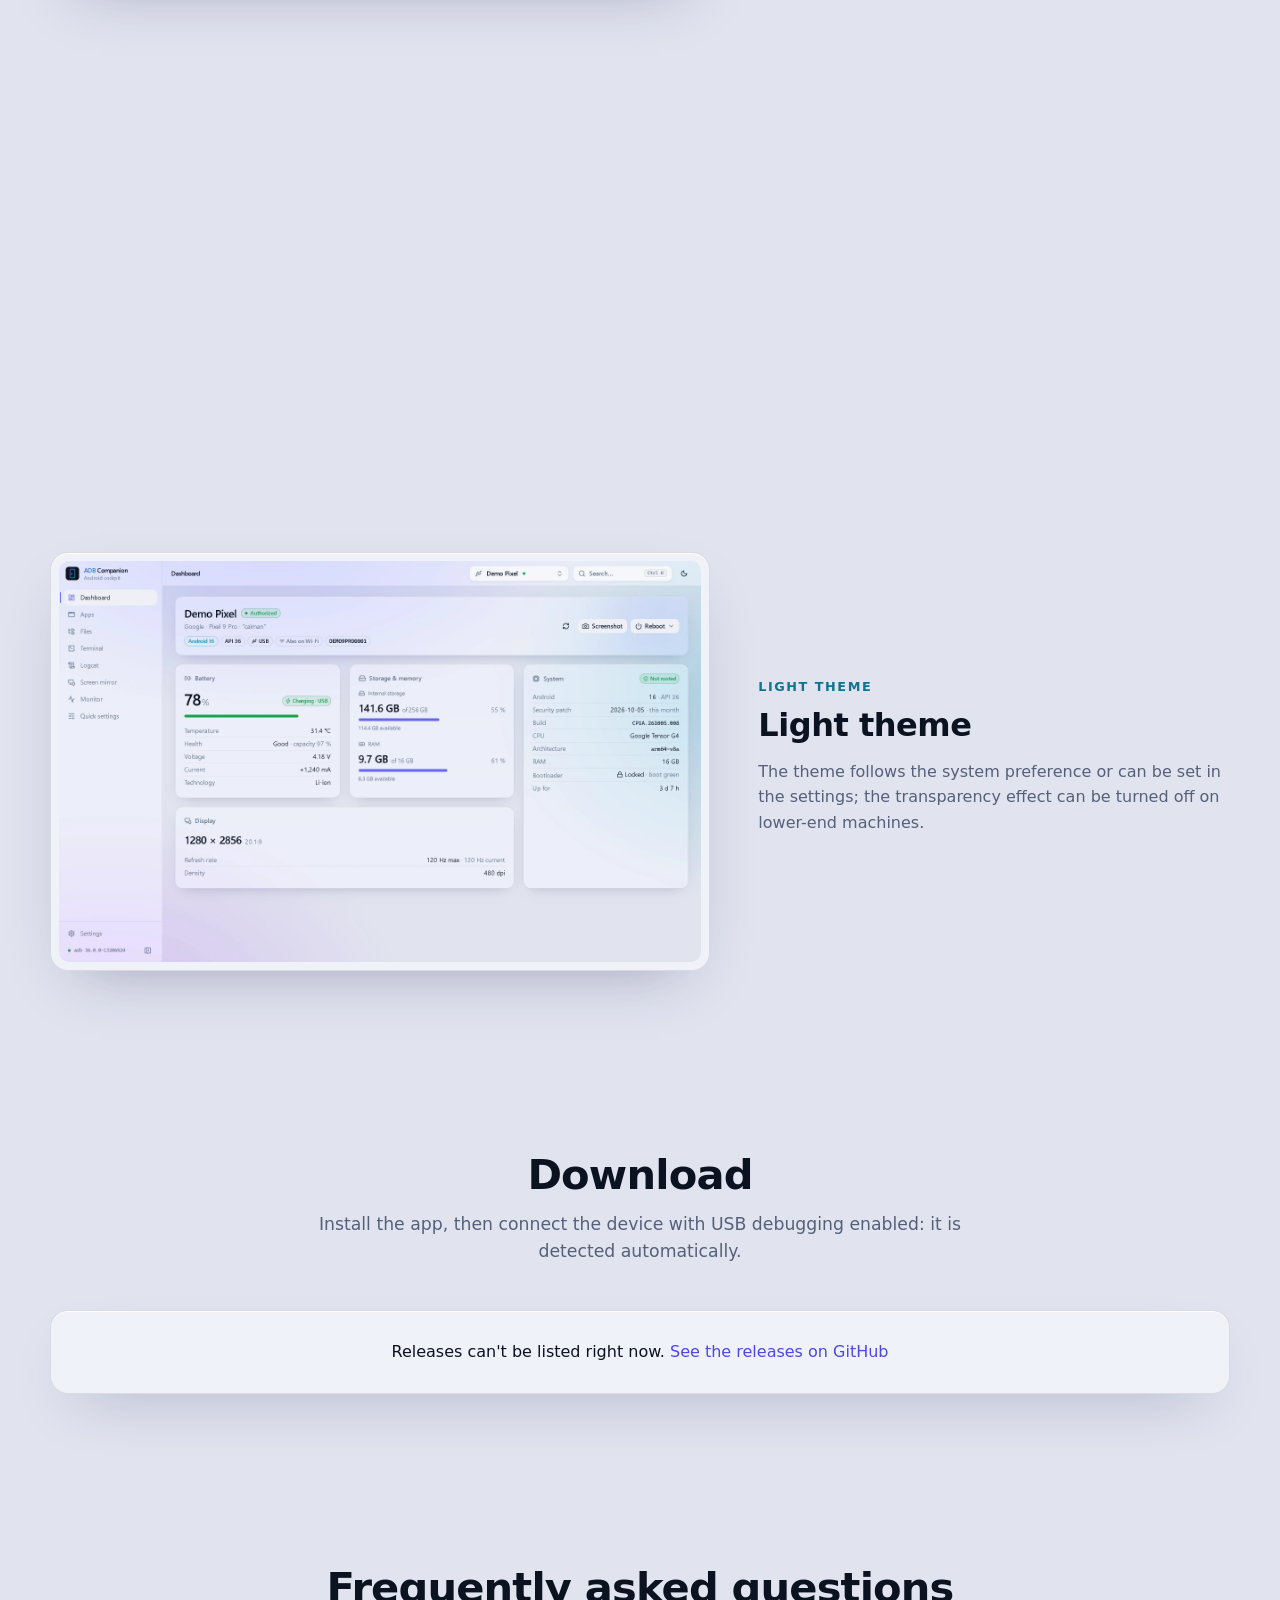
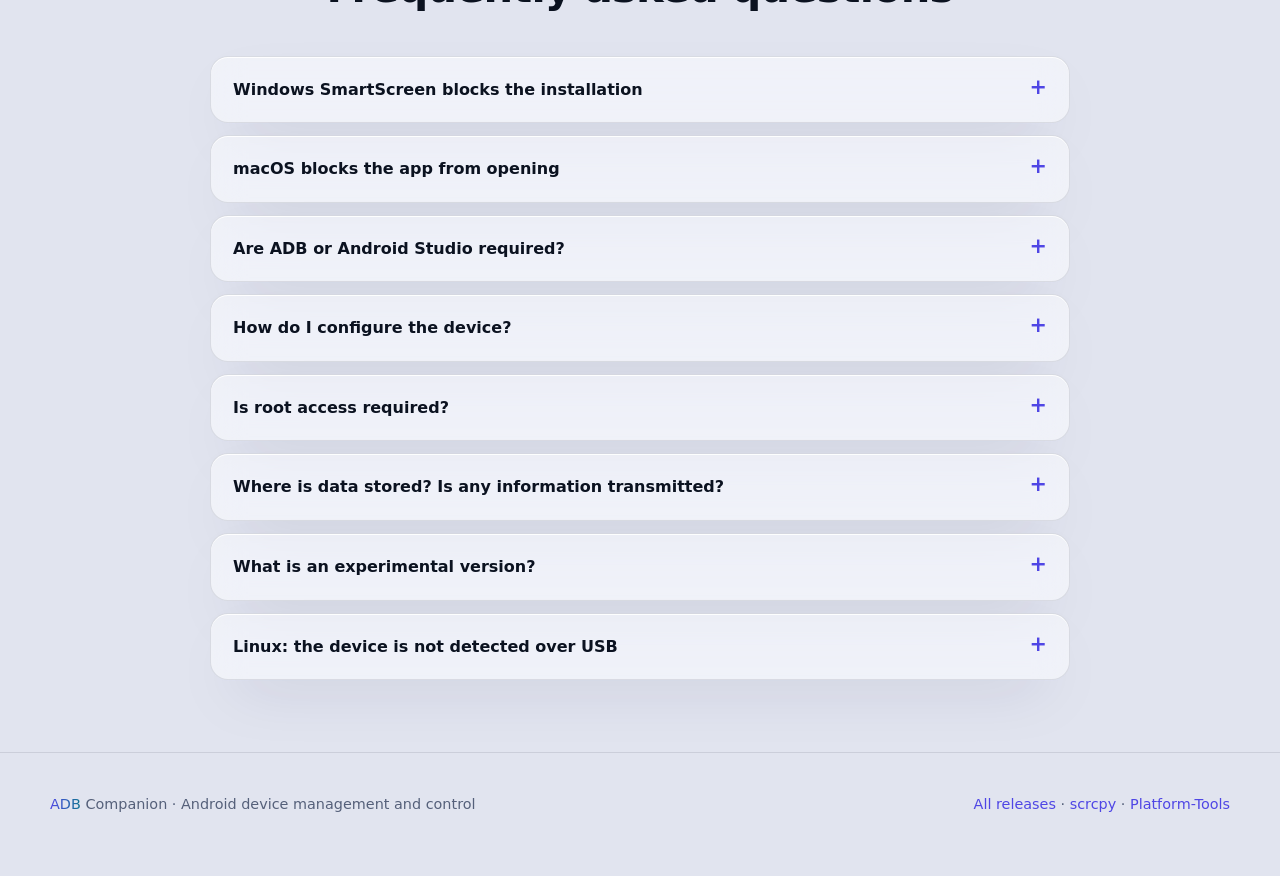
<file: docs/en/index.html>
<!doctype html>
<html lang="en">
<head>
<meta charset="utf-8">
<meta name="viewport" content="width=device-width, initial-scale=1">
<title>ADB Companion — Android device management and control</title>
<meta name="description" content="ADB Companion: a graphical interface for Android Debug Bridge on Windows, macOS and Linux. App management, file transfer, shell, Logcat, monitoring, screen mirroring and wireless ADB.">
<meta property="og:title" content="ADB Companion">
<meta property="og:description" content="Android device management and control over ADB: apps, files, shell, Logcat, monitoring, screen mirroring and wireless ADB.">
<meta property="og:image" content="../screens/en/dashboard.webp">
<meta name="theme-color" content="#090d16">
<link rel="icon" type="image/svg+xml" href="../logo.svg">
<link rel="alternate" hreflang="fr" href="https://alexcmb.github.io/adbcompanion-releases/">
<link rel="alternate" hreflang="en" href="https://alexcmb.github.io/adbcompanion-releases/en/">
<link rel="alternate" hreflang="x-default" href="https://alexcmb.github.io/adbcompanion-releases/">
<script>document.documentElement.classList.add("js");</script>
<link rel="stylesheet" href="../site.css">
</head>
<body>

<header class="nav">
  <div class="wrap">
    <a class="brand" href="#"><img src="../logo.svg" alt="" width="32" height="32"><span><span class="gradient">ADB</span> Companion</span></a>
    <nav aria-label="Sections">
      <a href="#features">Features</a>
      <a href="#overview">Overview</a>
      <a href="#download">Download</a>
      <a href="#faq">FAQ</a>
    </nav>
    <a class="lang-switch" href="../" data-lang="fr" hreflang="fr" lang="fr" title="Version française">FR</a>
    <button class="theme-toggle" type="button" id="theme" aria-label="Switch between light and dark themes">
      <svg viewBox="0 0 24 24" width="18" height="18" fill="none" stroke="currentColor" stroke-width="2" stroke-linecap="round"><circle cx="12" cy="12" r="4"/><path d="M12 2v2M12 20v2M4.9 4.9l1.4 1.4M17.7 17.7l1.4 1.4M2 12h2M20 12h2M4.9 19.1l1.4-1.4M17.7 6.3l1.4-1.4"/></svg>
    </button>
  </div>
</header>

<main>
  <div class="hero wrap">
    <span class="pill"><span class="dot"></span><span id="hero-version">Windows · macOS · Linux</span></span>
    <h1><span class="gradient">Android</span> device management and control</h1>
    <p class="lead">A complete graphical interface for Android Debug Bridge: app administration, file transfer, interactive shell, system logs, performance monitoring, screen mirroring and wireless connectivity, with no commands to type.</p>
    <div class="cta">
      <a class="btn primary" id="hero-download" href="#download">
        <svg viewBox="0 0 24 24" fill="none" stroke="currentColor" stroke-width="2" stroke-linecap="round" stroke-linejoin="round"><path d="M12 3v12M7 10l5 5 5-5M5 21h14"/></svg>
        <span id="hero-download-label">Download</span>
      </a>
      <a class="btn" href="#overview">Explore the features</a>
    </div>
    <p class="meta" id="hero-meta">Windows, macOS and Linux · English and French interface</p>
    <div class="shot-frame glass">
      <img src="../screens/en/dashboard.webp" alt="ADB Companion dashboard: battery, storage, memory, system information and display of the connected device" width="1440" height="900" data-zoom>
    </div>
  </div>

  <section id="features">
    <div class="wrap">
      <div class="section-head">
        <h2>ADB capabilities, <span class="gradient">in a unified interface</span></h2>
        <p>Everyday Android Debug Bridge operations for Android phones, tablets and TVs, over USB or Wi-Fi.</p>
      </div>
      <div class="grid">
        <article class="feature glass">
          <div class="icon"><svg viewBox="0 0 24 24" fill="none" stroke="currentColor" stroke-width="2" stroke-linecap="round" stroke-linejoin="round"><rect x="3" y="3" width="7" height="9" rx="1.5"/><rect x="14" y="3" width="7" height="5" rx="1.5"/><rect x="14" y="12" width="7" height="9" rx="1.5"/><rect x="3" y="16" width="7" height="5" rx="1.5"/></svg></div>
          <h3>Dashboard</h3>
          <p>Device status at a glance: battery, storage, memory, display, Android version, security patch level and root status.</p>
        </article>
        <article class="feature glass">
          <div class="icon"><svg viewBox="0 0 24 24" fill="none" stroke="currentColor" stroke-width="2" stroke-linecap="round" stroke-linejoin="round"><path d="M21 8 12 3 3 8l9 5 9-5Z"/><path d="m3 8v8l9 5 9-5V8"/><path d="M12 13v8"/></svg></div>
          <h3>Apps</h3>
          <p>APK, APKS and XAPK installation by drag and drop, permission management, bulk disable, cleanup and uninstall.</p>
        </article>
        <article class="feature glass">
          <div class="icon"><svg viewBox="0 0 24 24" fill="none" stroke="currentColor" stroke-width="2" stroke-linecap="round" stroke-linejoin="round"><path d="M3 7a2 2 0 0 1 2-2h4l2 2h8a2 2 0 0 1 2 2v8a2 2 0 0 1-2 2H5a2 2 0 0 1-2-2Z"/></svg></div>
          <h3>Files</h3>
          <p>Dual-pane workstation ↔ device explorer, tracked transfers, file preview and root file system access.</p>
        </article>
        <article class="feature glass">
          <div class="icon"><svg viewBox="0 0 24 24" fill="none" stroke="currentColor" stroke-width="2" stroke-linecap="round" stroke-linejoin="round"><rect x="3" y="4" width="18" height="16" rx="2"/><path d="m7 9 3 3-3 3M13 15h4"/></svg></div>
          <h3>Terminal</h3>
          <p>Multi-tab interactive ADB shell, root session, built-in and custom macros.</p>
        </article>
        <article class="feature glass">
          <div class="icon"><svg viewBox="0 0 24 24" fill="none" stroke="currentColor" stroke-width="2" stroke-linecap="round" stroke-linejoin="round"><path d="M4 6h16M4 10h10M4 14h16M4 18h7"/></svg></div>
          <h3>Logcat</h3>
          <p>Real-time system logs, filtering by level, tag, app or regular expression, pause and export.</p>
        </article>
        <article class="feature glass">
          <div class="icon"><svg viewBox="0 0 24 24" fill="none" stroke="currentColor" stroke-width="2" stroke-linecap="round" stroke-linejoin="round"><path d="M3 12h4l3-8 4 16 3-8h4"/></svg></div>
          <h3>Monitor</h3>
          <p>Real-time monitoring: per-core CPU load, memory, temperatures and battery; process manager.</p>
        </article>
        <article class="feature glass">
          <div class="icon"><svg viewBox="0 0 24 24" fill="none" stroke="currentColor" stroke-width="2" stroke-linecap="round" stroke-linejoin="round"><rect x="2" y="4" width="14" height="11" rx="2"/><rect x="16" y="9" width="6" height="11" rx="1.5"/><path d="M6 19h6"/></svg></div>
          <h3>Screen mirror</h3>
          <p>Device display and control through scrcpy, deployed automatically; recording and a Wi-Fi-optimized profile.</p>
        </article>
        <article class="feature glass">
          <div class="icon"><svg viewBox="0 0 24 24" fill="none" stroke="currentColor" stroke-width="2" stroke-linecap="round" stroke-linejoin="round"><path d="M5 12.5a10 10 0 0 1 14 0M8.5 16a5 5 0 0 1 7 0M2 9a15 15 0 0 1 20 0"/><circle cx="12" cy="19.5" r="1"/></svg></div>
          <h3>Wireless</h3>
          <p>QR code or pairing code, mDNS discovery, USB → Wi-Fi switchover and automatic reconnection.</p>
        </article>
      </div>
    </div>
  </section>

  <section id="overview">
    <div class="wrap">
      <div class="section-head">
        <h2>Feature overview</h2>
        <p>Screenshots taken with fictitious demo devices.</p>
      </div>

      <div class="detail">
        <div class="text">
          <span class="eyebrow">Apps</span>
          <h3>App management</h3>
          <p>A complete inventory of installed packages, with icons, sizes and filters.</p>
          <ul>
            <li>APK, APKS (bundles) and XAPK installation with OBB data, by drag and drop</li>
            <li>Launch, force stop, disable, clear cache or data, uninstall and restore</li>
            <li>Bulk actions, with critical system packages protected</li>
            <li>Permission review and management</li>
          </ul>
        </div>
        <figure class="glass"><img src="../screens/en/apps.webp" alt="App manager: list with icons, versions and sizes" width="1440" height="900" loading="lazy" data-zoom></figure>
      </div>

      <div class="detail reverse">
        <div class="text">
          <span class="eyebrow">Files</span>
          <h3>File transfer</h3>
          <p>The explorer relies directly on ADB's sync protocol, without going through the shell.</p>
          <ul>
            <li>Dual pane, workstation ↔ device, drag and drop from the system file manager</li>
            <li>Tracked, cancellable transfers (throughput, remaining files)</li>
            <li>Conflict handling: replace, skip or keep both</li>
            <li>Image and text file preview, root mode across the whole file system</li>
          </ul>
        </div>
        <figure class="glass"><img src="../screens/en/files.webp" alt="Dual-pane file explorer with a transfer in progress" width="1440" height="900" loading="lazy" data-zoom></figure>
      </div>

      <div class="detail">
        <div class="text">
          <span class="eyebrow">Terminal</span>
          <h3>Interactive ADB shell</h3>
          <p>Full terminal emulation: colors, completion, full-screen programs and dynamic resizing.</p>
          <ul>
            <li>Multiple sessions in tabs, keyboard navigation</li>
            <li>Root session when the device allows it</li>
            <li>Built-in macros (battery, system properties, disk space…) and custom ones</li>
          </ul>
        </div>
        <figure class="glass"><img src="../screens/en/terminal.webp" alt="ADB terminal with several commands and the macros panel" width="1440" height="900" loading="lazy" data-zoom></figure>
      </div>

      <div class="detail reverse">
        <div class="text">
          <span class="eyebrow">Logcat</span>
          <h3>Real-time system logs</h3>
          <p>Smooth rendering at any throughput; pausing actually suspends collection.</p>
          <ul>
            <li>Filtering by level, tag (with exclusions), app or regular expression</li>
            <li>Automatic tracking of an app's processes</li>
            <li>Local or on-device purge, plain-text export</li>
          </ul>
        </div>
        <figure class="glass"><img src="../screens/en/logcat.webp" alt="Live Logcat with colored levels and filters" width="1440" height="900" loading="lazy" data-zoom></figure>
      </div>

      <div class="detail">
        <div class="text">
          <span class="eyebrow">Monitor</span>
          <h3>Performance monitoring</h3>
          <p>1 to 30 minutes of history, 1 to 5 second sampling.</p>
          <ul>
            <li>Load and frequency of each CPU core</li>
            <li>Memory, sensor temperatures, battery (current, voltage)</li>
            <li>Process manager: sort, search, kill, memory release</li>
          </ul>
        </div>
        <figure class="glass"><img src="../screens/en/monitor.webp" alt="Performance monitor: CPU, cores, memory and temperatures" width="1440" height="900" loading="lazy" data-zoom></figure>
      </div>

      <div class="detail reverse">
        <div class="text">
          <span class="eyebrow">Wireless</span>
          <h3>Wireless ADB</h3>
          <p>Wi-Fi connectivity with no IP address or port to enter.</p>
          <ul>
            <li>QR code pairing (Android 11 and later)</li>
            <li>Six-digit code pairing or direct connection to an address</li>
            <li>One-click USB → Wi-Fi switchover, automatic reconnection</li>
            <li>USB and Wi-Fi connections of the same device grouped together</li>
          </ul>
        </div>
        <figure class="glass"><img src="../screens/en/wireless-qr.webp" alt="Wireless connection dialog showing a pairing QR code" width="1440" height="900" loading="lazy" data-zoom></figure>
      </div>

      <div class="detail">
        <div class="text">
          <span class="eyebrow">Screen mirror</span>
          <h3>Screen mirroring and control</h3>
          <p>ADB Companion deploys and configures <a href="https://github.com/Genymobile/scrcpy" rel="noopener">scrcpy</a> automatically.</p>
          <ul>
            <li>Configurable resolution, bit rate, frame rate and codec</li>
            <li>Device screen off, touch indicators, session recording</li>
            <li>Wi-Fi-optimized profile, automatic fallback when the video encoder fails</li>
          </ul>
        </div>
        <figure class="glass"><img src="../screens/en/mirror.webp" alt="scrcpy screen mirror settings" width="1440" height="900" loading="lazy" data-zoom></figure>
      </div>

      <div class="detail reverse">
        <div class="text">
          <span class="eyebrow">Quick settings</span>
          <h3>Advanced system settings</h3>
          <p>Original values are preserved: the "Restore" action returns the device to its initial state.</p>
          <ul>
            <li>Animation scale, display resolution and density</li>
            <li>Stay awake while charging, touch indicators</li>
            <li>Private DNS, dark theme, force dark</li>
          </ul>
        </div>
        <figure class="glass"><img src="../screens/en/tweaks.webp" alt="Quick settings: animations, display, private DNS and theme" width="1440" height="900" loading="lazy" data-zoom></figure>
      </div>

      <div class="detail">
        <div class="text">
          <span class="eyebrow">Productivity</span>
          <h3>Designed for daily use</h3>
          <ul>
            <li>Command palette <kbd>Ctrl</kbd> + <kbd>K</kbd>: keyboard access to every view and action</li>
            <li>Reboot to system, recovery, bootloader, fastbootd or EDL; screenshots</li>
            <li>Notification area icon, device connection notifications</li>
            <li>Automatic ADB (Platform-Tools) deployment, signed updates</li>
            <li>Light and dark themes, English and French interface</li>
          </ul>
        </div>
        <figure class="glass"><img src="../screens/en/palette.webp" alt="Command palette open over the interface" width="1440" height="900" loading="lazy" data-zoom></figure>
      </div>

      <div class="detail reverse">
        <div class="text">
          <span class="eyebrow">Light theme</span>
          <h3>Light theme</h3>
          <p>The theme follows the system preference or can be set in the settings; the transparency effect can be turned off on lower-end machines.</p>
        </div>
        <figure class="glass"><img src="../screens/en/dashboard-light.webp" alt="Dashboard in the light theme" width="1440" height="900" loading="lazy" data-zoom></figure>
      </div>
    </div>
  </section>

  <section id="download">
    <div class="wrap">
      <div class="section-head">
        <h2>Download</h2>
        <p>Install the app, then connect the device with USB debugging enabled: it is detected automatically.</p>
      </div>
      <div class="downloads" id="downloads">
        <div class="glass fallback">Loading releases…</div>
      </div>
      <p class="release-info" id="release-info"></p>
    </div>
  </section>

  <section id="faq">
    <div class="wrap">
      <div class="section-head"><h2>Frequently asked questions</h2></div>
      <div class="faq">
        <details class="glass">
          <summary>Windows SmartScreen blocks the installation</summary>
          <p>The installer is not yet signed with a code signing certificate, so SmartScreen flags it as unrecognized. Select "More info", then "Run anyway". Updates, however, are signed and their signature is verified before installation.</p>
        </details>
        <details class="glass">
          <summary>macOS blocks the app from opening</summary>
          <p>The app is not yet notarized by Apple. In the Applications folder, right-click ADB Companion, choose "Open" and confirm. Use the <code>aarch64</code> file for Apple Silicon Macs (M1 and later), <code>x64</code> for Intel Macs.</p>
        </details>
        <details class="glass">
          <summary>Are ADB or Android Studio required?</summary>
          <p>No. ADB Companion detects an existing ADB installation (Android SDK, <code>PATH</code>…) or offers to download Google's official Platform-Tools. scrcpy, used for screen mirroring, is deployed the same way.</p>
        </details>
        <details class="glass">
          <summary>How do I configure the device?</summary>
          <p>In Android settings, open "About phone" and tap "Build number" seven times to enable Developer options. Then turn on "USB debugging" (and "Wireless debugging" for Wi-Fi), connect the device and authorize the computer's RSA key fingerprint.</p>
        </details>
        <details class="glass">
          <summary>Is root access required?</summary>
          <p>No. Root access is only used for some advanced features (whole file system access, root terminal session, clearing an app's cache), when the root manager grants it to the shell.</p>
        </details>
        <details class="glass">
          <summary>Where is data stored? Is any information transmitted?</summary>
          <p>On Windows, the installation is portable: settings, logs and downloaded tools are stored in the application's <code>data</code> folder (the installer offers to remove it on uninstall). No data is transmitted: the app only connects to the Internet to check for updates and, on request, to download ADB or scrcpy.</p>
        </details>
        <details class="glass">
          <summary>What is an experimental version?</summary>
          <p>A pre-release published for testing purposes: early access to features, stability not guaranteed. The "Experimental versions" option (Settings → Updates) delivers them automatically.</p>
        </details>
        <details class="glass">
          <summary>Linux: the device is not detected over USB</summary>
          <p>The user needs access rights to Android USB devices: install your distribution's udev rules (<code>android-udev-rules</code> or <code>android-sdk-platform-tools-common</code>, depending on the distribution), add the user to the matching group (<code>plugdev</code> or <code>adbusers</code>), then reconnect the device.</p>
        </details>
      </div>
    </div>
  </section>
</main>

<footer>
  <div class="wrap">
    <span><span class="gradient">ADB</span> Companion · Android device management and control</span>
    <span><a href="https://github.com/alexcmb/adbcompanion-releases/releases" rel="noopener">All releases</a> · <a href="https://github.com/Genymobile/scrcpy" rel="noopener">scrcpy</a> · <a href="https://developer.android.com/tools/releases/platform-tools" rel="noopener">Platform-Tools</a></span>
  </div>
</footer>

<!-- Platform icons (downloads) -->
<template id="icon-windows"><svg viewBox="0 0 24 24" fill="currentColor"><path d="M3 5.5 10.5 4.4v7.1H3zM11.5 4.3 21 3v8.5h-9.5zM3 12.5h7.5v7.1L3 18.5zM11.5 12.5H21V21l-9.5-1.3z"/></svg></template>
<template id="icon-macos"><svg viewBox="0 0 24 24" fill="currentColor"><path d="M16.4 12.6c0-2.4 2-3.6 2.1-3.7-1.2-1.7-3-1.9-3.6-2-1.5-.2-3 .9-3.8.9-.8 0-2-.9-3.3-.9-1.7 0-3.3 1-4.2 2.5-1.8 3.1-.5 7.7 1.3 10.2.9 1.2 1.9 2.6 3.2 2.6 1.3-.1 1.8-.8 3.3-.8s2 .8 3.3.8c1.4 0 2.3-1.3 3.1-2.5 1-1.4 1.4-2.8 1.4-2.9 0 0-2.8-1.1-2.8-4.2zM13.9 5.2c.7-.8 1.2-2 1-3.2-1 0-2.2.7-2.9 1.5-.6.7-1.2 1.9-1 3.1 1.1.1 2.2-.6 2.9-1.4z"/></svg></template>
<template id="icon-linux"><svg viewBox="0 0 24 24" fill="none" stroke="currentColor" stroke-width="1.8" stroke-linecap="round" stroke-linejoin="round"><path d="M12 2c-2.2 0-3.5 1.9-3.5 4.4 0 1.4.3 2.3-.6 3.6C6.6 11.8 5 14 5 16.3c0 .9.3 1.6.8 2.1"/><path d="M12 2c2.2 0 3.5 1.9 3.5 4.4 0 1.4-.3 2.3.6 3.6 1.3 1.8 2.9 4 2.9 6.3 0 .9-.3 1.6-.8 2.1"/><path d="M8 19.5c-1.2.6-2.9.2-3.4 1.2-.3.6 1.4 1.3 3.4 1.3 1.6 0 2.4-.8 4-.8s2.4.8 4 .8c2 0 3.7-.7 3.4-1.3-.5-1-2.2-.6-3.4-1.2"/><circle cx="10.3" cy="6.5" r=".6" fill="currentColor"/><circle cx="13.7" cy="6.5" r=".6" fill="currentColor"/><path d="M10.5 9c.9.6 2.1.6 3 0"/></svg></template>
<template id="icon-file"><svg viewBox="0 0 24 24" fill="none" stroke="currentColor" stroke-width="2" stroke-linecap="round" stroke-linejoin="round"><path d="M12 3v12M7 10l5 5 5-5M5 21h14"/></svg></template>

<dialog class="viewer" id="viewer" aria-label="Enlarged screenshot">
  <form method="dialog"><button type="submit" style="all:unset;display:block;cursor:zoom-out"><img id="viewer-img" alt=""><p id="viewer-caption"></p></button></form>
</dialog>

<script src="../site.js"></script>
</body>
</html>
</file>
<file: docs/site.css>
/* Site d'ADB Companion : styles communs aux pages française et anglaise. */
:root {
  --bg: #090d16;
  --bg-2: #0e1422;
  --fg: #e5e9f2;
  --muted: #8b95a9;
  --card: rgb(17 24 39 / 0.55);
  --card-strong: rgb(15 21 34 / 0.86);
  --border: rgb(255 255 255 / 0.09);
  --edge: rgb(255 255 255 / 0.07);
  --indigo: #818cf8;
  --indigo-strong: #6366f1;
  --cyan: #22d3ee;
  --amber: #f59e0b;
  --green: #22c55e;
  --shadow: 0 24px 60px -24px rgb(0 0 0 / 0.7);
  --ambient-1: rgb(99 102 241 / 0.28);
  --ambient-2: rgb(34 211 238 / 0.12);
  --ambient-3: rgb(168 85 247 / 0.18);
  --radius: 18px;
  color-scheme: dark;
}
@media (prefers-color-scheme: light) {
  :root:not([data-theme="dark"]) {
    --bg: #e1e4ef;
    --bg-2: #eceef6;
    --fg: #0b1220;
    --muted: #55607a;
    --card: rgb(255 255 255 / 0.5);
    --card-strong: rgb(250 251 255 / 0.88);
    --border: rgb(15 23 42 / 0.1);
    --edge: rgb(255 255 255 / 0.9);
    --indigo: #4f46e5;
    --indigo-strong: #4f46e5;
    --cyan: #0e7490;
    --amber: #b45309;
    --green: #15803d;
    --shadow: 0 24px 60px -28px rgb(30 27 75 / 0.35);
    --ambient-1: rgb(99 102 241 / 0.34);
    --ambient-2: rgb(8 145 178 / 0.24);
    --ambient-3: rgb(168 85 247 / 0.24);
    color-scheme: light;
  }
}
:root[data-theme="light"] {
  --bg: #e1e4ef; --bg-2: #eceef6; --fg: #0b1220; --muted: #55607a;
  --card: rgb(255 255 255 / 0.5); --card-strong: rgb(250 251 255 / 0.88);
  --border: rgb(15 23 42 / 0.1); --edge: rgb(255 255 255 / 0.9);
  --indigo: #4f46e5; --indigo-strong: #4f46e5; --cyan: #0e7490; --amber: #b45309; --green: #15803d;
  --shadow: 0 24px 60px -28px rgb(30 27 75 / 0.35);
  --ambient-1: rgb(99 102 241 / 0.34); --ambient-2: rgb(8 145 178 / 0.24); --ambient-3: rgb(168 85 247 / 0.24);
  color-scheme: light;
}

* { box-sizing: border-box; }
html { scroll-behavior: smooth; }
body {
  margin: 0;
  font: 16px/1.6 "Segoe UI Variable", "Segoe UI", system-ui, -apple-system, "Inter", Roboto, sans-serif;
  color: var(--fg);
  background-color: var(--bg);
  -webkit-font-smoothing: antialiased;
}
/* Fond d'ambiance fixe, vu à travers les panneaux de verre */
body::before {
  content: ""; position: fixed; inset: 0; z-index: -1; pointer-events: none;
  background-image:
    radial-gradient(70rem 42rem at 30% -10%, var(--ambient-1), transparent 70%),
    radial-gradient(50rem 40rem at 105% 30%, var(--ambient-2), transparent 70%),
    radial-gradient(60rem 40rem at 5% 85%, var(--ambient-3), transparent 70%);
}
a { color: var(--indigo); text-decoration: none; }
a:hover { text-decoration: underline; }
img { max-width: 100%; height: auto; display: block; }
code, kbd { font-family: "Cascadia Code", "JetBrains Mono", Consolas, ui-monospace, monospace; font-size: 0.88em; }
kbd { padding: 0.1em 0.45em; border: 1px solid var(--border); border-bottom-width: 2px; border-radius: 6px; background: var(--card); }
:focus-visible { outline: 2px solid var(--indigo); outline-offset: 3px; border-radius: 6px; }

.wrap { width: min(1180px, 100% - 32px); margin-inline: auto; }
.glass {
  background: var(--card);
  border: 1px solid var(--border);
  border-radius: var(--radius);
  -webkit-backdrop-filter: blur(16px) saturate(1.4);
  backdrop-filter: blur(16px) saturate(1.4);
  box-shadow: inset 0 1px 0 var(--edge), var(--shadow);
}
.gradient { background: linear-gradient(90deg, var(--indigo), var(--cyan)); -webkit-background-clip: text; background-clip: text; color: transparent; }
.muted { color: var(--muted); }

/* ── Navigation ── */
header.nav {
  position: sticky; top: 0; z-index: 20;
  background: color-mix(in srgb, var(--bg) 60%, transparent);
  -webkit-backdrop-filter: blur(16px) saturate(1.4);
  backdrop-filter: blur(16px) saturate(1.4);
  border-bottom: 1px solid var(--border);
}
.nav .wrap { display: flex; align-items: center; gap: 24px; height: 64px; }
.brand { display: flex; align-items: center; gap: 10px; font-weight: 650; color: var(--fg); }
.brand:hover { text-decoration: none; }
.brand img { width: 32px; height: 32px; }
.nav nav { display: flex; gap: 22px; margin-left: auto; font-size: 0.95rem; }
.nav nav a { color: var(--muted); }
.nav nav a:hover { color: var(--fg); text-decoration: none; }
.theme-toggle {
  border: 1px solid var(--border); background: var(--card); color: var(--fg);
  width: 36px; height: 36px; border-radius: 10px; cursor: pointer; display: grid; place-items: center;
}
.lang-switch {
  display: grid; place-items: center; height: 36px; padding: 0 10px; border-radius: 10px;
  border: 1px solid var(--border); background: var(--card); color: var(--fg); font-size: 0.8rem; font-weight: 650; letter-spacing: 0.04em;
}
.lang-switch:hover { text-decoration: none; border-color: color-mix(in srgb, var(--indigo) 50%, transparent); }
@media (max-width: 760px) { .nav nav { display: none; } .lang-switch { margin-left: auto; } }

/* ── Boutons ── */
.btn {
  display: inline-flex; align-items: center; gap: 10px;
  padding: 12px 20px; border-radius: 12px; font-weight: 600; font-size: 1rem;
  border: 1px solid var(--border); color: var(--fg); background: var(--card);
  cursor: pointer; transition: transform 0.15s, box-shadow 0.15s, background 0.15s;
}
.btn:hover { text-decoration: none; transform: translateY(-1px); }
.btn.primary {
  background: linear-gradient(135deg, var(--indigo-strong), #4338ca);
  border-color: transparent; color: #fff;
  box-shadow: 0 0 0 1px rgb(129 140 248 / 0.35), 0 12px 32px -10px rgb(99 102 241 / 0.65);
}
.btn.primary:hover { box-shadow: 0 0 0 1px rgb(129 140 248 / 0.5), 0 16px 40px -10px rgb(99 102 241 / 0.8); }
.btn small { font-weight: 400; opacity: 0.8; }
.btn svg { width: 20px; height: 20px; flex: none; }

/* ── Héros ── */
.hero { padding: 72px 0 40px; text-align: center; }
.pill {
  display: inline-flex; align-items: center; gap: 8px; padding: 6px 14px; border-radius: 999px;
  font-size: 0.85rem; color: var(--muted); border: 1px solid var(--border); background: var(--card);
}
.pill .dot { width: 8px; height: 8px; border-radius: 50%; background: var(--green); box-shadow: 0 0 10px var(--green); }
.hero h1 { font-size: clamp(2.3rem, 5.5vw, 4rem); line-height: 1.08; letter-spacing: -0.03em; margin: 22px auto 18px; max-width: 16ch; }
.hero p.lead { font-size: clamp(1.05rem, 2vw, 1.25rem); color: var(--muted); max-width: 62ch; margin: 0 auto 32px; }
.cta { display: flex; flex-wrap: wrap; gap: 12px; justify-content: center; }
.hero .meta { margin-top: 16px; font-size: 0.88rem; color: var(--muted); }
.shot-frame { margin: 56px auto 0; padding: 10px; max-width: 1100px; }
.shot-frame img { border-radius: 12px; cursor: zoom-in; }

/* ── Sections ── */
section { padding: 72px 0; }
.section-head { text-align: center; max-width: 64ch; margin: 0 auto 44px; }
.section-head h2 { font-size: clamp(1.8rem, 3.6vw, 2.6rem); letter-spacing: -0.02em; margin: 0 0 12px; line-height: 1.15; }
.section-head p { color: var(--muted); margin: 0; font-size: 1.08rem; }

.grid { display: grid; gap: 18px; grid-template-columns: repeat(auto-fit, minmax(250px, 1fr)); }
.feature { padding: 22px; }
.feature .icon {
  width: 42px; height: 42px; border-radius: 12px; display: grid; place-items: center; margin-bottom: 14px;
  background: color-mix(in srgb, var(--indigo) 16%, transparent); color: var(--indigo);
  box-shadow: inset 0 0 0 1px color-mix(in srgb, var(--indigo) 30%, transparent);
}
.feature .icon svg { width: 22px; height: 22px; }
.feature h3 { margin: 0 0 6px; font-size: 1.08rem; }
.feature p { margin: 0; color: var(--muted); font-size: 0.95rem; }

/* Présentation détaillée : texte + capture en alternance */
.detail { display: grid; grid-template-columns: 5fr 7fr; gap: 48px; align-items: center; padding: 36px 0; }
.detail.reverse { grid-template-columns: 7fr 5fr; }
.detail.reverse .text { order: 2; }
.detail .eyebrow { font-size: 0.8rem; text-transform: uppercase; letter-spacing: 0.12em; color: var(--cyan); font-weight: 650; }
.detail h3 { font-size: clamp(1.5rem, 2.6vw, 2rem); margin: 8px 0 14px; letter-spacing: -0.015em; line-height: 1.2; }
.detail p { color: var(--muted); margin: 0 0 14px; }
.detail ul { margin: 0; padding: 0; list-style: none; display: grid; gap: 8px; }
.detail li { position: relative; padding-left: 26px; }
.detail li::before {
  content: ""; position: absolute; left: 4px; top: 0.6em; width: 9px; height: 9px; border-radius: 3px;
  background: linear-gradient(135deg, var(--indigo), var(--cyan));
}
.detail figure { margin: 0; padding: 8px; }
.detail figure img { border-radius: 10px; cursor: zoom-in; }
.detail figcaption { font-size: 0.85rem; color: var(--muted); padding: 8px 6px 2px; }
@media (max-width: 900px) {
  .detail, .detail.reverse { grid-template-columns: 1fr; gap: 20px; }
  .detail.reverse .text { order: 0; }
}

/* ── Téléchargement ── */
.downloads { display: grid; gap: 18px; grid-template-columns: repeat(auto-fit, minmax(300px, 1fr)); }
.platform { padding: 24px; display: flex; flex-direction: column; gap: 14px; }
.platform.current { border-color: color-mix(in srgb, var(--indigo) 55%, transparent); box-shadow: inset 0 1px 0 var(--edge), 0 0 0 1px color-mix(in srgb, var(--indigo) 35%, transparent), 0 20px 50px -20px rgb(99 102 241 / 0.55); }
.platform header { display: flex; align-items: center; gap: 12px; }
.platform header svg { width: 30px; height: 30px; }
.platform h3 { margin: 0; font-size: 1.2rem; }
.platform .tag { margin-left: auto; font-size: 0.75rem; padding: 3px 10px; border-radius: 999px; background: color-mix(in srgb, var(--indigo) 18%, transparent); color: var(--indigo); }
.files { display: grid; gap: 8px; }
.file {
  display: flex; align-items: center; gap: 12px; padding: 12px 14px; border-radius: 12px;
  border: 1px solid var(--border); background: color-mix(in srgb, var(--bg) 35%, transparent); color: var(--fg);
}
.file:hover { text-decoration: none; border-color: color-mix(in srgb, var(--indigo) 50%, transparent); }
.file .name { font-weight: 600; }
.file .desc { font-size: 0.85rem; color: var(--muted); }
.file .size { margin-left: auto; font-size: 0.85rem; color: var(--muted); white-space: nowrap; }
.file svg { width: 18px; height: 18px; color: var(--indigo); flex: none; }
.platform .note { font-size: 0.85rem; color: var(--muted); margin: 0; }
.release-info { text-align: center; color: var(--muted); margin: 26px 0 0; font-size: 0.92rem; }
.badge-pre { display: inline-block; padding: 2px 10px; border-radius: 999px; font-size: 0.78rem; font-weight: 600; color: var(--amber); background: color-mix(in srgb, var(--amber) 15%, transparent); margin-left: 6px; }
.fallback { text-align: center; padding: 28px; }

/* ── FAQ ── */
.faq { max-width: 860px; margin: 0 auto; display: grid; gap: 12px; }
.faq details { padding: 4px 22px; }
.faq summary { cursor: pointer; padding: 16px 0; font-weight: 600; list-style: none; display: flex; justify-content: space-between; gap: 16px; }
.faq summary::-webkit-details-marker { display: none; }
.faq summary::after { content: "+"; color: var(--indigo); font-size: 1.3rem; line-height: 1; }
.faq details[open] summary::after { content: "−"; }
.faq details p, .faq details ul { margin: 0 0 16px; color: var(--muted); }

footer { padding: 40px 0 60px; color: var(--muted); font-size: 0.9rem; border-top: 1px solid var(--border); }
footer .wrap { display: flex; flex-wrap: wrap; gap: 16px; justify-content: space-between; align-items: center; }

/* ── Visionneuse ── */
dialog.viewer { border: 0; padding: 0; background: transparent; max-width: min(96vw, 1600px); }
dialog.viewer::backdrop { background: rgb(0 0 0 / 0.75); -webkit-backdrop-filter: blur(4px); backdrop-filter: blur(4px); }
dialog.viewer img { border-radius: 12px; max-height: 90vh; width: auto; margin: auto; }
dialog.viewer p { text-align: center; color: #e5e9f2; margin: 10px 0 0; }

/* ── Apparition au défilement ── */
.js .reveal {
  opacity: 0;
  transform: translate3d(0, 28px, 0);
  filter: blur(6px);
  transition:
    opacity 0.8s cubic-bezier(0.2, 0.7, 0.2, 1),
    transform 0.8s cubic-bezier(0.2, 0.7, 0.2, 1),
    filter 0.8s cubic-bezier(0.2, 0.7, 0.2, 1);
  transition-delay: var(--delay, 0ms);
  will-change: opacity, transform;
}
.js .reveal.from-left { transform: translate3d(-40px, 0, 0); }
.js .reveal.from-right { transform: translate3d(40px, 0, 0); }
.js .reveal.zoom { transform: translate3d(0, 36px, 0) scale(0.95); }
.js .reveal.is-visible { opacity: 1; transform: none; filter: none; will-change: auto; }
/* Capture du héros : légère inclinaison qui se redresse en défilant */
.shot-frame { transform-origin: 50% 0; transform: perspective(1400px) rotateX(var(--tilt, 0deg)); }
.js .shot-frame.reveal.is-visible { transform: perspective(1400px) rotateX(var(--tilt, 0deg)); }

@media (prefers-reduced-motion: reduce) {
  html { scroll-behavior: auto; }
  .btn { transition: none; }
  /* Animations réduites : simple fondu, sans déplacement ni flou. */
  .js .reveal, .js .reveal.from-left, .js .reveal.from-right, .js .reveal.zoom { transform: none; filter: none; transition: opacity 0.6s ease; transition-delay: var(--delay, 0ms); }
  .js .reveal.is-visible { opacity: 1; }
  .shot-frame, .js .shot-frame.reveal.is-visible { transform: none; }
}
@media (prefers-reduced-transparency: reduce) { .glass, header.nav { -webkit-backdrop-filter: none; backdrop-filter: none; background: var(--card-strong); } }
</file>
